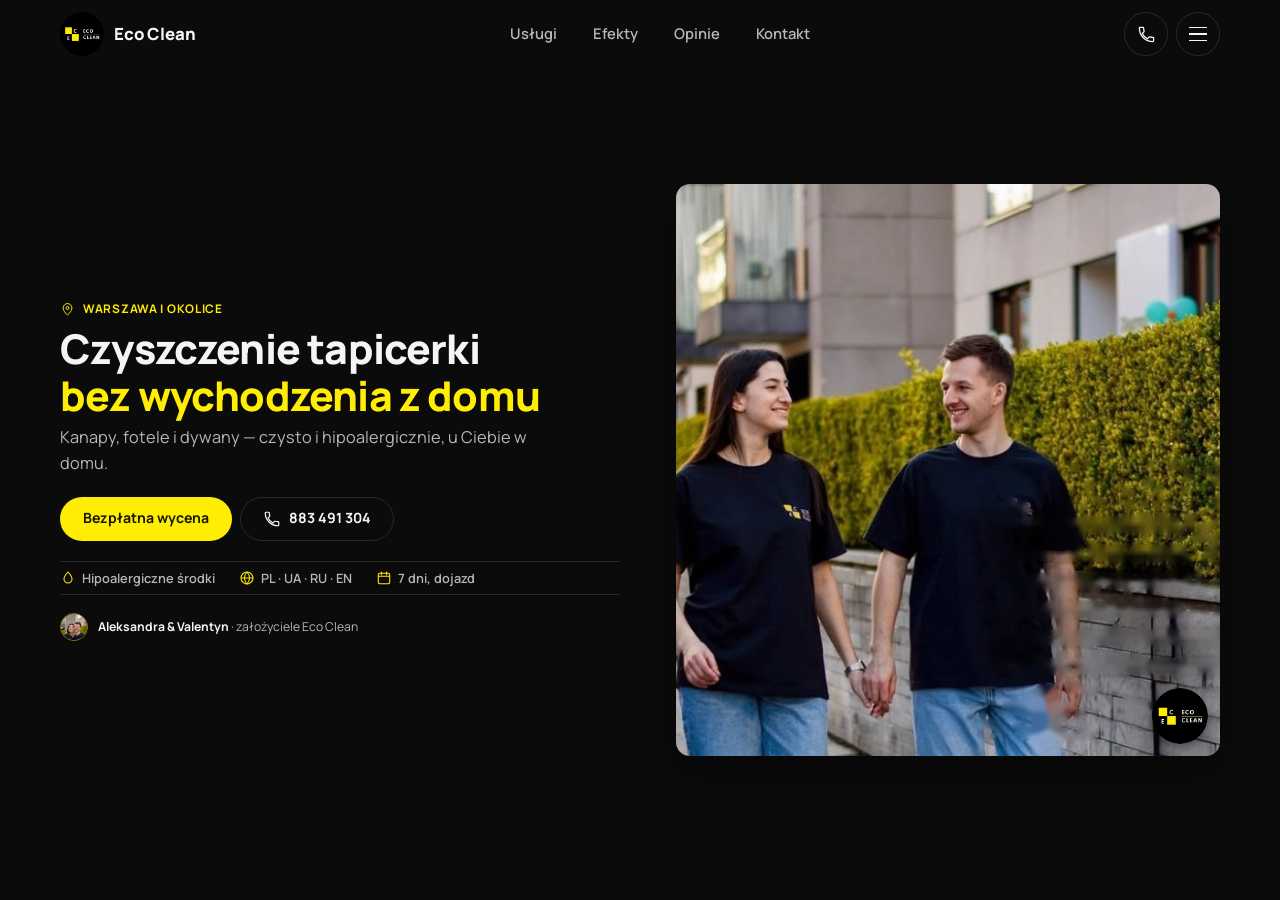
<file: ecoclean/index.html>
<!DOCTYPE html>
<html lang="pl">
<head>
  <meta charset="UTF-8" />
  <meta name="viewport" content="width=device-width, initial-scale=1.0" />
  <meta name="description" content="Eco Clean – mobilne, profesjonalne czyszczenie tapicerki i mebli w Warszawie. Hipoalergiczne środki, dojazd do klienta, efekt widoczny od razu." />
  <title>Eco Clean – Mobilne czyszczenie tapicerki | Warszawa</title>
  <link rel="icon" href="img/eco-logo.png" type="image/png" />
  <link rel="preconnect" href="https://fonts.googleapis.com" />
  <link rel="preconnect" href="https://fonts.gstatic.com" crossorigin />
  <link rel="stylesheet" href="https://fonts.googleapis.com/css2?family=Manrope:wght@400;500;600;700;800&display=swap" />
  <link rel="stylesheet" href="css/style.css" />
</head>
<body>
  <a href="#top-content" class="skip-link">Przejdź do treści</a>

  <header class="site-header" id="siteHeader">
    <div class="wrap header-inner">
      <a href="#top" class="brand">
        <img src="img/eco-logo.png" width="44" height="44" alt="" class="brand-mark" />
        <span class="brand-name">Eco Clean</span>
      </a>

      <nav class="nav" aria-label="Główna nawigacja">
        <a href="#uslugi">Usługi</a>
        <a href="#efekty">Efekty</a>
        <a href="#opinie">Opinie</a>
        <a href="#kontakt">Kontakt</a>
      </nav>

      <div class="header-actions">
        <a href="tel:+48883491304" class="icon-btn" aria-label="Zadzwoń: 883 491 304">
          <svg viewBox="0 0 24 24" fill="none" aria-hidden="true"><path d="M6.6 10.8c1.4 2.8 3.8 5.2 6.6 6.6l2.2-2.2c.3-.3.7-.4 1-.2 1.1.4 2.3.6 3.6.6.6 0 1 .4 1 1V20c0 .6-.4 1-1 1C10.6 21 3 13.4 3 4c0-.6.4-1 1-1h3.4c.6 0 1 .4 1 1 0 1.3.2 2.5.6 3.6.1.4 0 .8-.2 1L6.6 10.8Z" stroke="currentColor" stroke-width="1.6" stroke-linejoin="round"/></svg>
        </a>
        <button class="burger" id="burgerBtn" aria-label="Otwórz menu" aria-expanded="false" aria-controls="mobileNav">
          <span></span><span></span><span></span>
        </button>
      </div>
    </div>

    <div class="mobile-nav" id="mobileNav">
      <a href="#uslugi">Usługi</a>
      <a href="#efekty">Efekty</a>
      <a href="#opinie">Opinie</a>
      <a href="#kontakt">Kontakt</a>
      <a href="tel:+48883491304" class="mobile-nav-phone">883 491 304</a>
    </div>
  </header>

  <main id="top-content">
    <section class="hero" id="top" aria-labelledby="hero-heading">
      <div class="wrap hero-grid">

        <figure class="hero-photo-card rv">
          <img src="img/couple-walking.jpg" alt="Aleksandra i Valentyn, zespół Eco Clean, w markowych koszulkach na osiedlu w Warszawie" width="700" height="625" fetchpriority="high" decoding="async" />
          <img src="img/eco-logo.png" alt="" class="hero-photo-badge" width="48" height="48" />
        </figure>

        <div class="hero-content">
          <p class="eyebrow rv">
            <svg viewBox="0 0 24 24" fill="none" aria-hidden="true"><path d="M12 21s7-6.1 7-11.5A7 7 0 0 0 5 9.5C5 14.9 12 21 12 21Z" stroke="currentColor" stroke-width="1.6" stroke-linejoin="round"/><circle cx="12" cy="9.5" r="2.4" stroke="currentColor" stroke-width="1.6"/></svg>
            Warszawa i okolice
          </p>

          <h1 id="hero-heading" class="rv rv-delay-1">
            Czyszczenie tapicerki
            <span class="accent">bez wychodzenia z domu</span>
          </h1>

          <p class="lead rv rv-delay-2">
            Kanapy, fotele i dywany — czysto i hipoalergicznie, u Ciebie w domu.
          </p>

          <div class="cta-row rv rv-delay-3">
            <a href="#kontakt" class="btn btn-primary">Bezpłatna wycena</a>
            <a href="tel:+48883491304" class="btn btn-ghost">
              <svg viewBox="0 0 24 24" fill="none" aria-hidden="true"><path d="M6.6 10.8c1.4 2.8 3.8 5.2 6.6 6.6l2.2-2.2c.3-.3.7-.4 1-.2 1.1.4 2.3.6 3.6.6.6 0 1 .4 1 1V20c0 .6-.4 1-1 1C10.6 21 3 13.4 3 4c0-.6.4-1 1-1h3.4c.6 0 1 .4 1 1 0 1.3.2 2.5.6 3.6.1.4 0 .8-.2 1L6.6 10.8Z" stroke="currentColor" stroke-width="1.6" stroke-linejoin="round"/></svg>
              883 491 304
            </a>
          </div>

          <ul class="trust-row rv rv-delay-3">
            <li>
              <svg viewBox="0 0 24 24" fill="none" aria-hidden="true"><path d="M12 3s6 6.2 6 10.5a6 6 0 1 1-12 0C6 9.2 12 3 12 3Z" stroke="currentColor" stroke-width="1.6" stroke-linejoin="round"/></svg>
              Hipoalergiczne środki
            </li>
            <li>
              <svg viewBox="0 0 24 24" fill="none" aria-hidden="true"><circle cx="12" cy="12" r="9" stroke="currentColor" stroke-width="1.6"/><path d="M3 12h18M12 3c2.5 2.6 3.8 5.7 3.8 9s-1.3 6.4-3.8 9c-2.5-2.6-3.8-5.7-3.8-9S9.5 5.6 12 3Z" stroke="currentColor" stroke-width="1.6"/></svg>
              PL · UA · RU · EN
            </li>
            <li>
              <svg viewBox="0 0 24 24" fill="none" aria-hidden="true"><rect x="3.5" y="5" width="17" height="15.5" rx="2" stroke="currentColor" stroke-width="1.6"/><path d="M3.5 9.5h17M8 3v4M16 3v4" stroke="currentColor" stroke-width="1.6" stroke-linecap="round"/></svg>
              7 dni, dojazd
            </li>
          </ul>

          <div class="founder-row rv rv-delay-3">
            <img src="img/couple-embrace.jpg" alt="" width="32" height="32" loading="lazy" />
            <span><strong>Aleksandra &amp; Valentyn</strong> · założyciele Eco Clean</span>
          </div>
        </div>

      </div>
    </section>
  </main>

  <script src="js/main.js"></script>
</body>
</html>
</file>
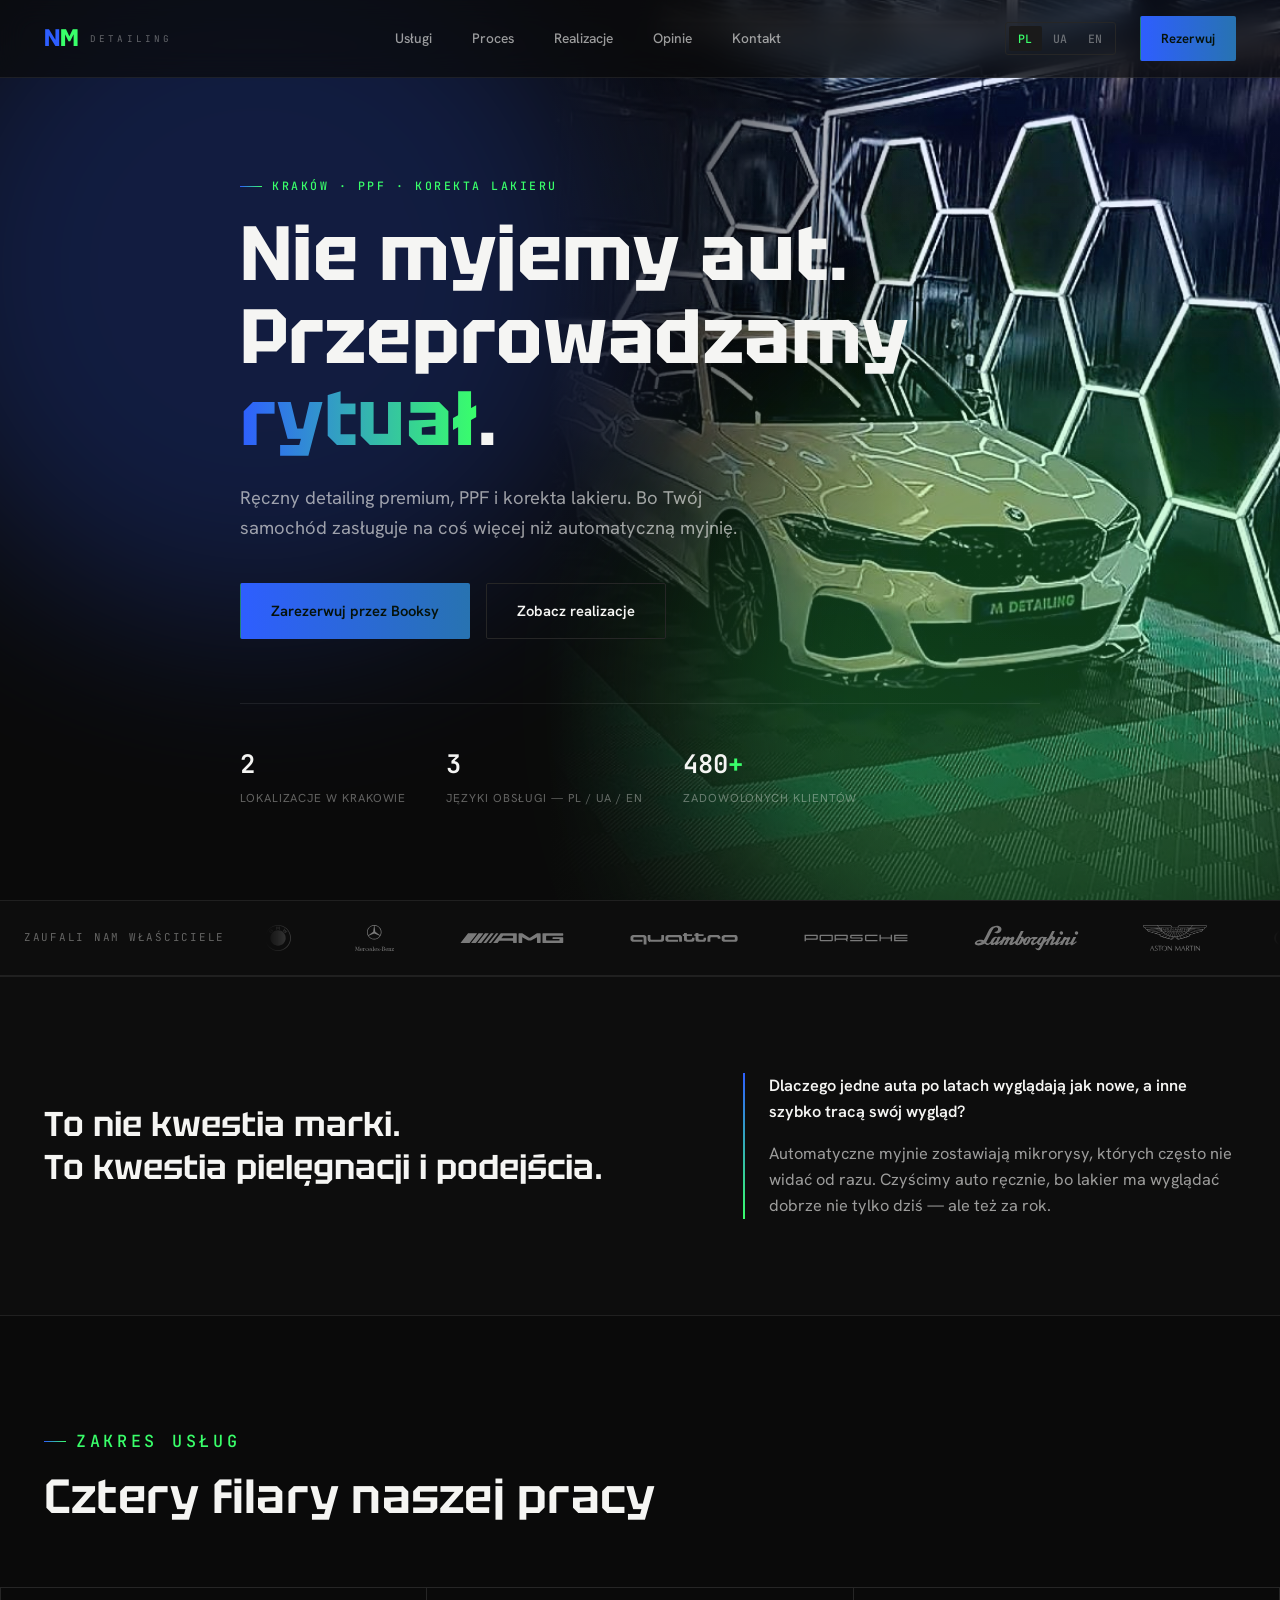
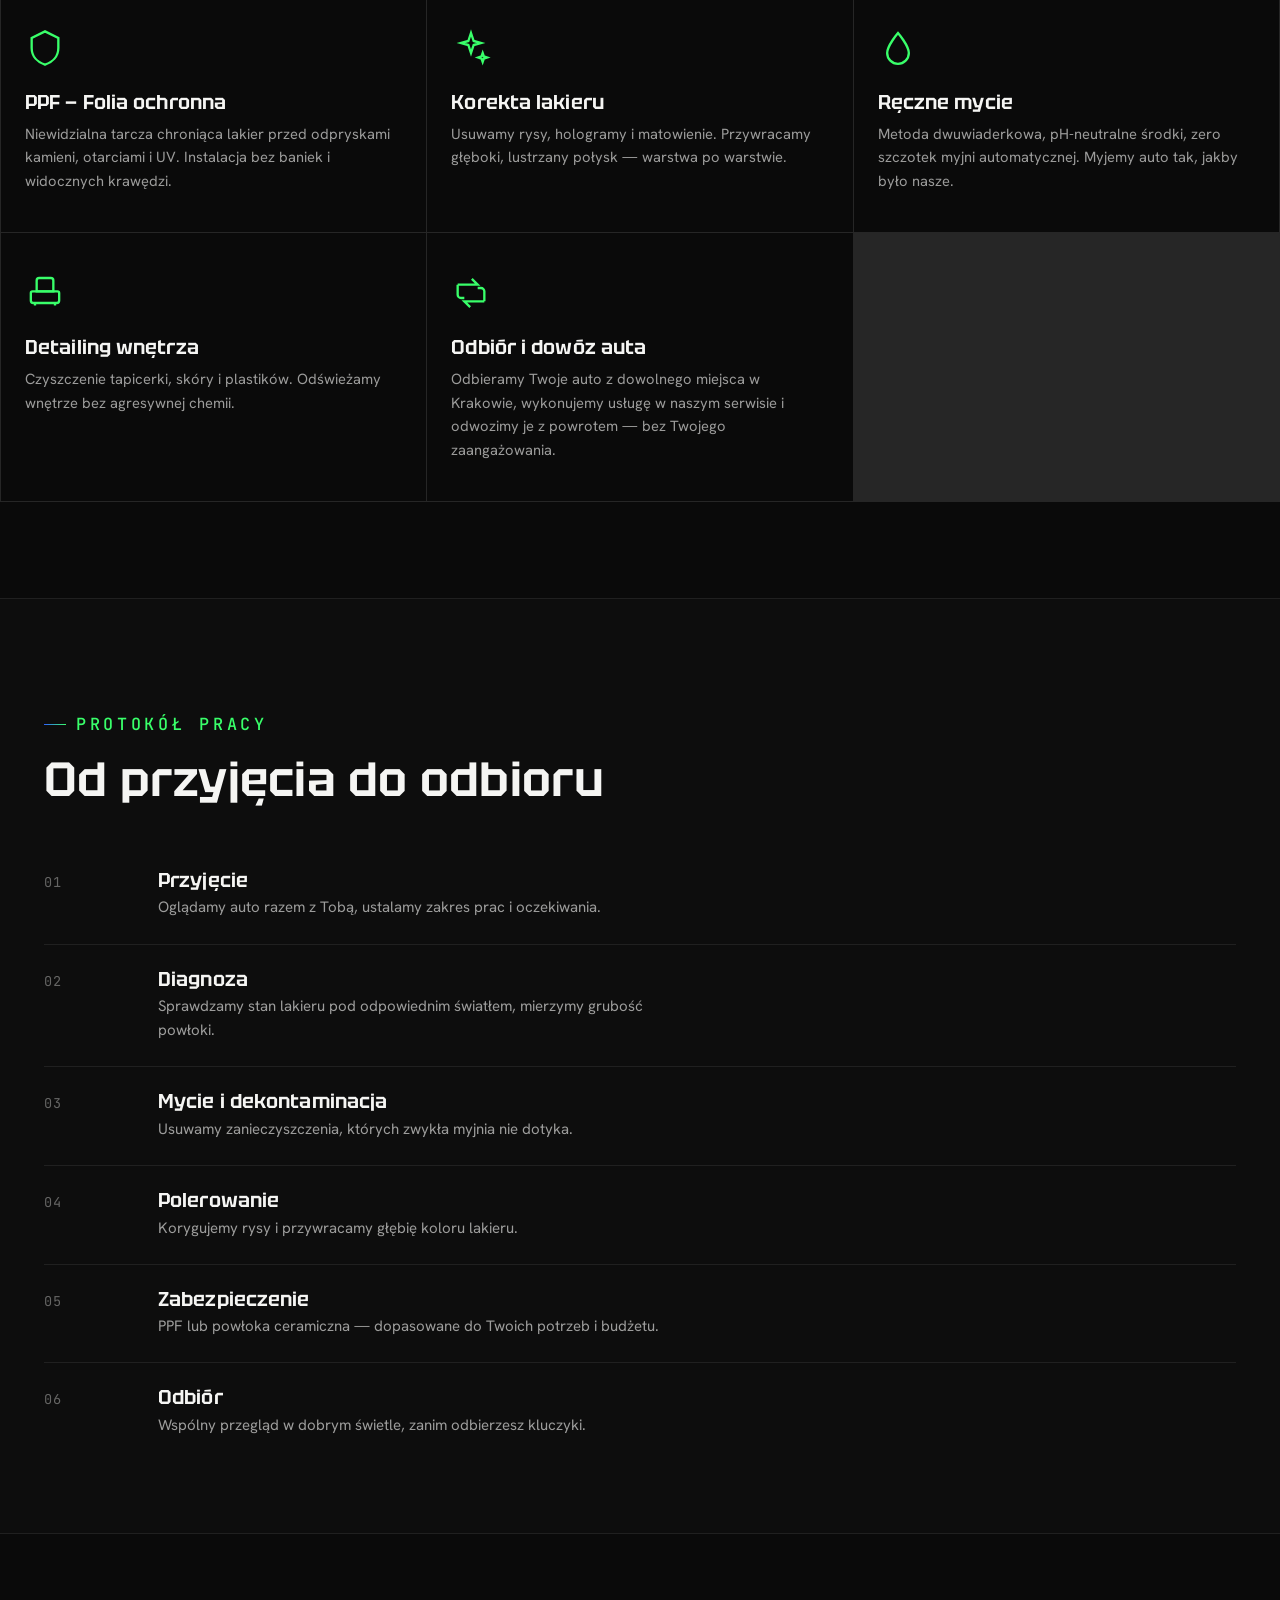
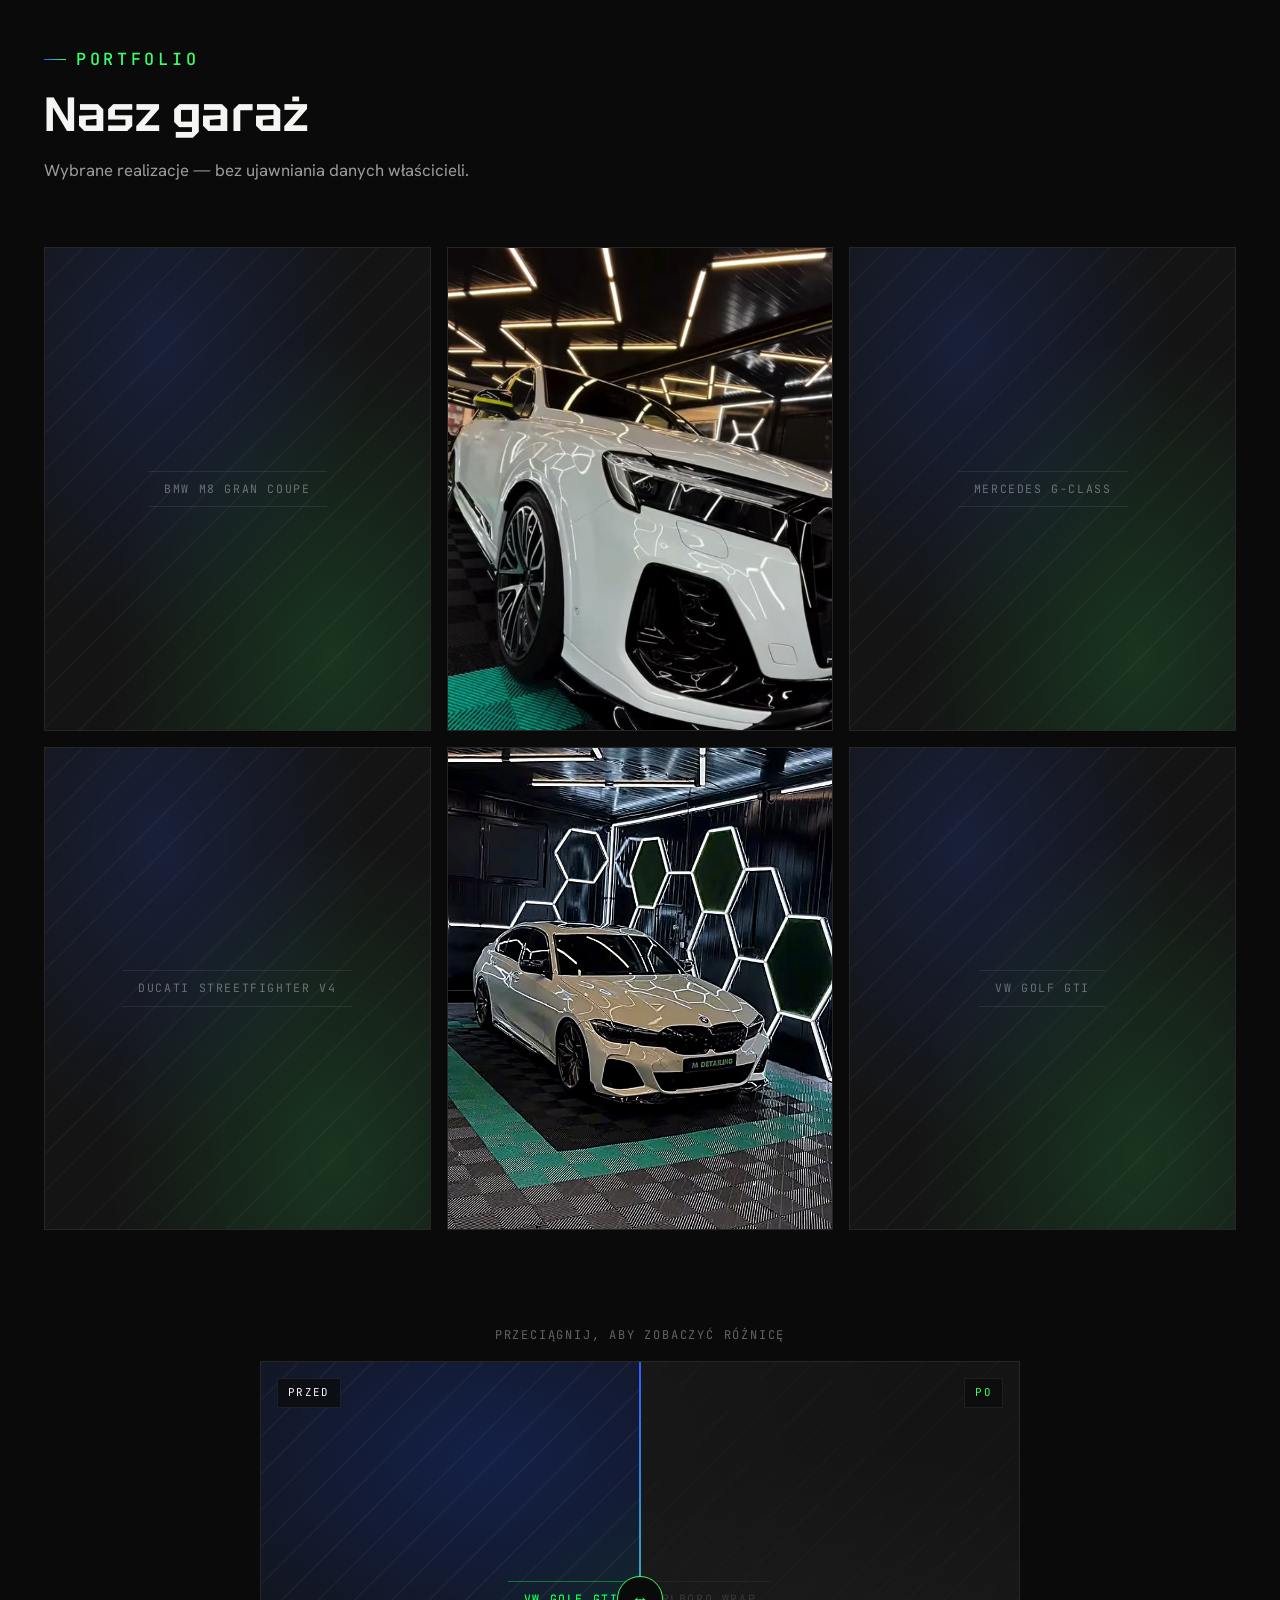
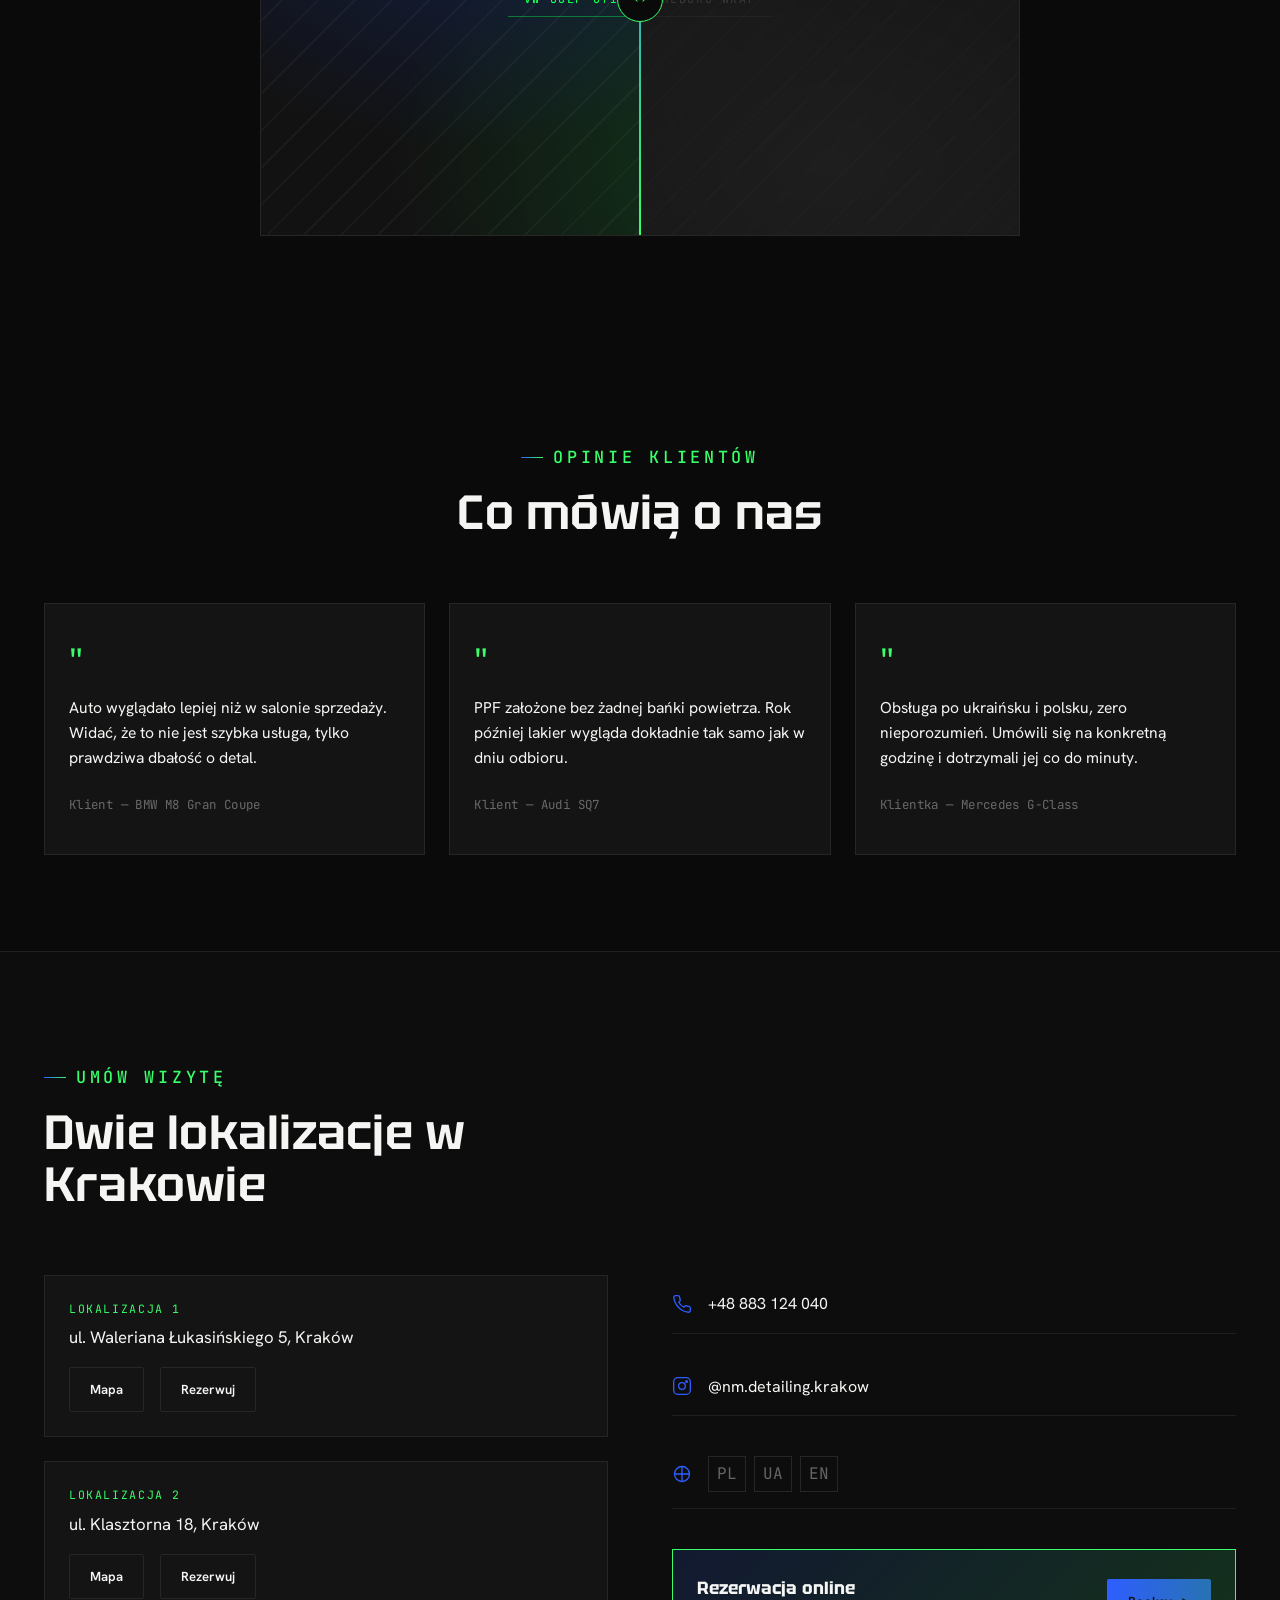
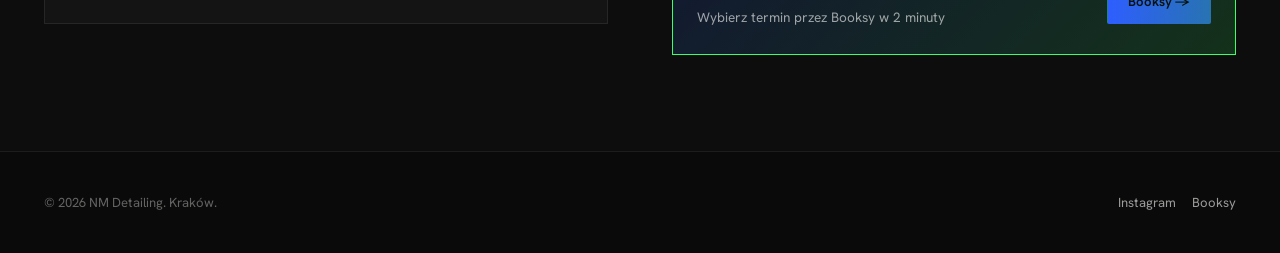
<file: nm-detailing/index.html>
<!DOCTYPE html>
<html lang="pl">
<head>
<meta charset="UTF-8" />
<meta name="viewport" content="width=device-width, initial-scale=1.0" />
<meta name="description" content="NM Detailing – ręczny detailing premium w Krakowie. PPF, korekta lakieru, powłoki ceramiczne. Obsługa PL / UA / EN." />
<meta name="theme-color" content="#0a0a0a" />
<title>NM Detailing — Ręczny Detailing Premium | Kraków</title>
<link rel="icon" href="img/favicon.svg" type="image/svg+xml" />
<link rel="stylesheet" href="css/style.css" />

<script type="application/ld+json">
{
  "@context": "https://schema.org",
  "@type": "AutoRepair",
  "name": "NM Detailing",
  "image": "",
  "telephone": "+48883124040",
  "areaServed": "Kraków",
  "address": [
    { "@type": "PostalAddress", "streetAddress": "ul. Waleriana Łukasińskiego 5", "addressLocality": "Kraków", "addressCountry": "PL" },
    { "@type": "PostalAddress", "streetAddress": "ul. Klasztorna 18", "addressLocality": "Kraków", "addressCountry": "PL" }
  ],
  "sameAs": ["https://instagram.com/nm.detailing.krakow"]
}
</script>
</head>
<body>

<!-- ============================================================
     HEADER
============================================================ -->
<header>
  <div class="container nav-inner">
    <a href="#hero" class="logo" aria-label="NM Detailing">
      <span class="logo-mark"><span class="n">N</span><span class="m">M</span></span>
      <span class="logo-sub" data-i18n="nav.tagline">DETAILING</span>
    </a>

    <nav class="nav-links" aria-label="Główna nawigacja">
      <a href="#services" data-i18n="nav.services">Usługi</a>
      <a href="#process" data-i18n="nav.process">Proces</a>
      <a href="#garage" data-i18n="nav.garage">Realizacje</a>
      <a href="#reviews" data-i18n="nav.reviews">Opinie</a>
      <a href="#contact" data-i18n="nav.contact">Kontakt</a>
    </nav>

    <div class="nav-right">
      <div class="lang-switch" role="group" aria-label="Wybór języka">
        <button type="button" data-lang="pl" class="active">PL</button>
        <button type="button" data-lang="ua">UA</button>
        <button type="button" data-lang="en">EN</button>
      </div>
      <a href="https://booksy.com/pl-pl/dl/show-business/327889" target="_blank" rel="noopener" class="btn btn-primary btn-sm" data-i18n="nav.cta">Rezerwuj</a>
      <button class="burger" id="burgerBtn" aria-label="Menu" aria-expanded="false" aria-controls="mobileMenu">
        <span></span><span></span><span></span>
      </button>
    </div>
  </div>
</header>

<div class="mobile-menu" id="mobileMenu">
  <nav aria-label="Nawigacja mobilna">
    <a href="#services" data-i18n="nav.services">Usługi</a>
    <a href="#process" data-i18n="nav.process">Proces</a>
    <a href="#garage" data-i18n="nav.garage">Realizacje</a>
    <a href="#reviews" data-i18n="nav.reviews">Opinie</a>
    <a href="#contact" data-i18n="nav.contact">Kontakt</a>
  </nav>
  <div class="mobile-menu-foot">
    <a href="https://booksy.com/pl-pl/dl/show-business/327889" target="_blank" rel="noopener" class="btn btn-primary" data-i18n="nav.cta">Rezerwuj</a>
  </div>
</div>

<!-- ============================================================
     HERO
============================================================ -->
<section id="hero" aria-labelledby="hero-heading">
  <div class="hero-photo" aria-hidden="true">
    <img src="img/hero/bmw-hexwall.jpg" alt="" />
    <div class="hero-photo-overlay"></div>
  </div>
  <div class="hex-field" aria-hidden="true">
    <div class="hex-glow blue"></div>
    <div class="hex-glow green"></div>
  </div>
  <div class="container">
    <div class="hero-content">
      <p class="eyebrow rv" data-i18n="hero.eyebrow">Kraków · PPF · Korekta lakieru</p>
      <h1 id="hero-heading" class="rv rv-d1" data-i18n="hero.title">Nie myjemy aut.<br>Przeprowadzamy <span class="grad-text">rytuał</span>.</h1>
      <p class="lede rv rv-d2" data-i18n="hero.lede">Ręczny detailing premium, PPF i korekta lakieru. Bo Twój samochód zasługuje na coś więcej niż automatyczną myjnię.</p>
      <div class="hero-cta rv rv-d3">
        <a href="https://booksy.com/pl-pl/dl/show-business/327889" target="_blank" rel="noopener" class="btn btn-primary" data-i18n="hero.ctaPrimary">Zarezerwuj przez Booksy</a>
        <a href="#garage" class="btn btn-outline" data-i18n="hero.ctaSecondary">Zobacz realizacje</a>
      </div>
      <div class="hero-stats rv rv-d3">
        <div class="hero-stat">
          <div class="num">2</div>
          <div class="label" data-i18n="hero.stat1">Lokalizacje w Krakowie</div>
        </div>
        <div class="hero-stat">
          <div class="num">3</div>
          <div class="label" data-i18n="hero.stat2">Języki obsługi — PL / UA / EN</div>
        </div>
        <div class="hero-stat">
          <div class="num">480<span class="accent">+</span></div>
          <div class="label" data-i18n="hero.stat3">Obserwujących na Instagramie</div>
        </div>
      </div>
    </div>
  </div>
</section>

<!-- ============================================================
     BRAND MARQUEE — trust strip, not a counted section
============================================================ -->
<div class="brand-marquee" aria-label="Marki, z którymi pracujemy">
  <div class="marquee-label" data-i18n="marquee.label">Zaufali nam właściciele</div>
  <div class="marquee-track">
    <div class="marquee-group">
      <img src="img/brands/bmw.svg" alt="BMW" />
      <img src="img/brands/mercedes-benz.svg" alt="Mercedes-Benz" />
      <img src="img/brands/amg.svg" alt="AMG" />
      <img src="img/brands/audi-quattro.svg" alt="Audi Quattro" />
      <img src="img/brands/porsche.svg" alt="Porsche" />
      <img src="img/brands/lamborghini.svg" alt="Lamborghini" />
      <img src="img/brands/aston-martin.svg" alt="Aston Martin" />
      <img src="img/brands/lexus.svg" alt="Lexus" />
      <img src="img/brands/cupra.svg" alt="Cupra" />
    </div>
    <div class="marquee-group" aria-hidden="true">
      <img src="img/brands/bmw.svg" alt="" />
      <img src="img/brands/mercedes-benz.svg" alt="" />
      <img src="img/brands/amg.svg" alt="" />
      <img src="img/brands/audi-quattro.svg" alt="" />
      <img src="img/brands/porsche.svg" alt="" />
      <img src="img/brands/lamborghini.svg" alt="" />
      <img src="img/brands/aston-martin.svg" alt="" />
      <img src="img/brands/lexus.svg" alt="" />
      <img src="img/brands/cupra.svg" alt="" />
    </div>
  </div>
</div>

<!-- ============================================================
     INSIGHT
============================================================ -->
<section id="insight" aria-labelledby="insight-heading">
  <div class="container">
    <div class="insight-grid">
      <p id="insight-heading" class="insight-quote rv" data-i18n="insight.quote">To nie kwestia marki.<br>To kwestia pielęgnacji i podejścia.</p>
      <div class="insight-support rv rv-d1">
        <p data-i18n="insight.question"><strong>Dlaczego jedne auta po latach wyglądają jak nowe, a inne szybko tracą swój wygląd?</strong></p>
        <p data-i18n="insight.answer">Automatyczne myjnie zostawiają mikrorysy, których często nie widać od razu. Czyścimy auto ręcznie, bo lakier ma wyglądać dobrze nie tylko dziś — ale też za rok.</p>
      </div>
    </div>
  </div>
</section>

<!-- ============================================================
     SERVICES
============================================================ -->
<section id="services" aria-labelledby="services-heading">
  <div class="container">
    <div class="section-head rv">
      <p class="eyebrow" data-i18n="services.eyebrow">Zakres usług</p>
      <h2 id="services-heading" data-i18n="services.title">Cztery filary naszej pracy</h2>
    </div>
  </div>
  <div class="services-grid">
    <div class="service-card rv">
      <div class="service-icon" aria-hidden="true">
        <svg viewBox="0 0 24 24" fill="none" stroke="currentColor" stroke-width="1.4"><path d="M12 2l8 4v6c0 5-3.5 8.5-8 10-4.5-1.5-8-5-8-10V6l8-4z"/></svg>
      </div>
      <h3 data-i18n="services.ppf.title">PPF — Folia ochronna</h3>
      <p data-i18n="services.ppf.desc">Niewidzialna tarcza chroniąca lakier przed odpryskami kamieni, otarciami i UV. Instalacja bez baniek i widocznych krawędzi.</p>
    </div>
    <div class="service-card rv rv-d1">
      <div class="service-icon" aria-hidden="true">
        <svg viewBox="0 0 24 24" fill="none" stroke="currentColor" stroke-width="1.4"><path d="M12 3l1.6 4.8L18 9l-4.4 1.2L12 15l-1.6-4.8L6 9l4.4-1.2L12 3z"/><path d="M19 15l.7 2 2 .7-2 .7-.7 2-.7-2-2-.7 2-.7.7-2z"/></svg>
      </div>
      <h3 data-i18n="services.korekta.title">Korekta lakieru</h3>
      <p data-i18n="services.korekta.desc">Usuwamy rysy, hologramy i matowienie. Przywracamy głęboki, lustrzany połysk — warstwa po warstwie.</p>
    </div>
    <div class="service-card rv rv-d2">
      <div class="service-icon" aria-hidden="true">
        <svg viewBox="0 0 24 24" fill="none" stroke="currentColor" stroke-width="1.4"><path d="M12 3c0 0-6.5 7.6-6.5 12A6.5 6.5 0 0012 21.5a6.5 6.5 0 006.5-6.5C18.5 10.6 12 3 12 3z"/></svg>
      </div>
      <h3 data-i18n="services.mycie.title">Ręczne mycie</h3>
      <p data-i18n="services.mycie.desc">Metoda dwuwiaderkowa, pH-neutralne środki, zero szczotek myjni automatycznej. Myjemy auto tak, jakby było nasze.</p>
    </div>
    <div class="service-card rv rv-d3">
      <div class="service-icon" aria-hidden="true">
        <svg viewBox="0 0 24 24" fill="none" stroke="currentColor" stroke-width="1.4"><path d="M7 4.5A1.5 1.5 0 018.5 3h7A1.5 1.5 0 0117 4.5V11H7V4.5z"/><path d="M4.5 11h15a1 1 0 011 1v4.5a1.5 1.5 0 01-1.5 1.5h-14A1.5 1.5 0 013.5 16.5V12a1 1 0 011-1z"/><path d="M6 18v1.5M18 18v1.5"/></svg>
      </div>
      <h3 data-i18n="services.wnetrze.title">Detailing wnętrza</h3>
      <p data-i18n="services.wnetrze.desc">Czyszczenie tapicerki, skóry i plastików. Odświeżamy wnętrze bez agresywnej chemii.</p>
    </div>
    <div class="service-card rv">
      <div class="service-icon" aria-hidden="true">
        <svg viewBox="0 0 24 24" fill="none" stroke="currentColor" stroke-width="1.4"><path d="M4 7h12l-3.5-3.5M20 17H8l3.5 3.5"/><path d="M4 7v6a2 2 0 002 2h2M20 17v-6a2 2 0 00-2-2h-2"/></svg>
      </div>
      <h3 data-i18n="services.doortodoor.title">Odbiór i dowóz auta</h3>
      <p data-i18n="services.doortodoor.desc">Odbieramy Twoje auto z dowolnego miejsca w Krakowie, wykonujemy usługę w naszym serwisie i odwozimy je z powrotem — bez Twojego zaangażowania.</p>
    </div>
  </div>
</section>

<!-- ============================================================
     PROCESS
============================================================ -->
<section id="process" aria-labelledby="process-heading">
  <div class="container">
    <div class="section-head rv">
      <p class="eyebrow" data-i18n="process.eyebrow">Protokół pracy</p>
      <h2 id="process-heading" data-i18n="process.title">Od przyjęcia do odbioru</h2>
    </div>
    <div class="process-rail rv rv-d1">
      <div class="process-list">
        <div class="process-step">
          <div class="process-num">01</div>
          <div class="process-body">
            <h3 data-i18n="process.s1.title">Przyjęcie</h3>
            <p data-i18n="process.s1.desc">Oglądamy auto razem z Tobą, ustalamy zakres prac i oczekiwania.</p>
          </div>
        </div>
        <div class="process-step">
          <div class="process-num">02</div>
          <div class="process-body">
            <h3 data-i18n="process.s2.title">Diagnoza</h3>
            <p data-i18n="process.s2.desc">Sprawdzamy stan lakieru pod odpowiednim światłem, mierzymy grubość powłoki.</p>
          </div>
        </div>
        <div class="process-step">
          <div class="process-num">03</div>
          <div class="process-body">
            <h3 data-i18n="process.s3.title">Mycie i dekontaminacja</h3>
            <p data-i18n="process.s3.desc">Usuwamy zanieczyszczenia, których zwykła myjnia nie dotyka.</p>
          </div>
        </div>
        <div class="process-step">
          <div class="process-num">04</div>
          <div class="process-body">
            <h3 data-i18n="process.s4.title">Polerowanie</h3>
            <p data-i18n="process.s4.desc">Korygujemy rysy i przywracamy głębię koloru lakieru.</p>
          </div>
        </div>
        <div class="process-step">
          <div class="process-num">05</div>
          <div class="process-body">
            <h3 data-i18n="process.s5.title">Zabezpieczenie</h3>
            <p data-i18n="process.s5.desc">PPF lub powłoka ceramiczna — dopasowane do Twoich potrzeb i budżetu.</p>
          </div>
        </div>
        <div class="process-step">
          <div class="process-num">06</div>
          <div class="process-body">
            <h3 data-i18n="process.s6.title">Odbiór</h3>
            <p data-i18n="process.s6.desc">Wspólny przegląd w dobrym świetle, zanim odbierzesz kluczyki.</p>
          </div>
        </div>
      </div>
    </div>
  </div>
</section>

<!-- ============================================================
     GARAGE — gallery + before/after
============================================================ -->
<section id="garage" aria-labelledby="garage-heading">
  <div class="container">
    <div class="section-head rv">
      <p class="eyebrow" data-i18n="garage.eyebrow">Portfolio</p>
      <h2 id="garage-heading" data-i18n="garage.title">Nasz garaż</h2>
      <p data-i18n="garage.sub">Wybrane realizacje — bez ujawniania danych właścicieli.</p>
    </div>

    <div class="garage-grid">
      <figure class="garage-item rv ph" data-car="BMW M8 Gran Coupe"></figure>
      <figure class="garage-item rv rv-d1">
        <img src="img/hero/audi-hexwall.jpg" alt="Audi — detailing NM Detailing Kraków" loading="lazy" />
        <div class="garage-caption">Audi</div>
      </figure>
      <figure class="garage-item rv rv-d2 ph" data-car="Mercedes G-Class"></figure>
      <figure class="garage-item rv ph" data-car="Ducati Streetfighter V4"></figure>
      <figure class="garage-item rv rv-d1">
        <img src="img/hero/bmw-hexwall.jpg" alt="BMW 3-Series — detailing NM Detailing Kraków" loading="lazy" style="object-position: 50% 62%;" />
        <div class="garage-caption">BMW 3-Series</div>
      </figure>
      <figure class="garage-item rv rv-d2 ph" data-car="VW Golf GTI"></figure>
    </div>

    <div class="ba-wrap rv">
      <p class="ba-label" data-i18n="garage.baLabel">Przeciągnij, aby zobaczyć różnicę</p>
      <div class="ba-slider" id="baSlider">
        <div class="ba-tag before-tag" data-i18n="garage.before">PRZED</div>
        <div class="ba-tag after-tag" data-i18n="garage.after">PO</div>
        <div class="ba-before ph-car dirty" data-car="VW Golf GTI — Marlboro wrap"></div>
        <div class="ba-after-wrap">
          <div class="ph-car clean" data-car="VW Golf GTI — Marlboro wrap"></div>
        </div>
        <div class="ba-handle" id="baHandle"></div>
      </div>
    </div>
  </div>
</section>

<!-- ============================================================
     REVIEWS
============================================================ -->
<section id="reviews" aria-labelledby="reviews-heading">
  <div class="container">
    <div class="section-head center rv">
      <p class="eyebrow" data-i18n="reviews.eyebrow">Opinie klientów</p>
      <h2 id="reviews-heading" data-i18n="reviews.title">Co mówią o nas</h2>
    </div>
    <div class="reviews-grid">
      <div class="review-card rv">
        <div class="review-mark" aria-hidden="true">"</div>
        <p class="review-text" data-i18n="reviews.r1.text">Auto wyglądało lepiej niż w salonie sprzedaży. Widać, że to nie jest szybka usługa, tylko prawdziwa dbałość o detal.</p>
        <p class="review-author" data-i18n="reviews.r1.author">Klient — BMW M8 Gran Coupe</p>
      </div>
      <div class="review-card rv rv-d1">
        <div class="review-mark" aria-hidden="true">"</div>
        <p class="review-text" data-i18n="reviews.r2.text">PPF założone bez żadnej bańki powietrza. Rok później lakier wygląda dokładnie tak samo jak w dniu odbioru.</p>
        <p class="review-author" data-i18n="reviews.r2.author">Klient — Audi SQ7</p>
      </div>
      <div class="review-card rv rv-d2">
        <div class="review-mark" aria-hidden="true">"</div>
        <p class="review-text" data-i18n="reviews.r3.text">Obsługa po ukraińsku i polsku, zero nieporozumień. Umówili się na konkretną godzinę i dotrzymali jej co do minuty.</p>
        <p class="review-author" data-i18n="reviews.r3.author">Klientka — Mercedes G-Class</p>
      </div>
    </div>
  </div>
</section>

<!-- ============================================================
     LOCATIONS + CONTACT
============================================================ -->
<section id="contact" aria-labelledby="contact-heading">
  <div class="container">
    <div class="section-head rv">
      <p class="eyebrow" data-i18n="contact.eyebrow">Umów wizytę</p>
      <h2 id="contact-heading" data-i18n="contact.title">Dwie lokalizacje w Krakowie</h2>
    </div>

    <div class="contact-layout">
      <div class="locations rv">
        <div class="location-card">
          <p class="loc-name" data-i18n="contact.loc1Name">Lokalizacja 1</p>
          <address>ul. Waleriana Łukasińskiego 5, Kraków</address>
          <div class="location-actions">
            <a class="btn btn-outline btn-sm" href="https://www.google.com/maps/search/?api=1&query=Waleriana+%C5%81ukasi%C5%84skiego+5+Krak%C3%B3w" target="_blank" rel="noopener" data-i18n="contact.mapBtn">Mapa</a>
            <a class="btn btn-outline btn-sm" href="https://booksy.com/pl-pl/dl/show-business/327889" target="_blank" rel="noopener" data-i18n="contact.bookBtn">Rezerwuj</a>
          </div>
        </div>
        <div class="location-card">
          <p class="loc-name" data-i18n="contact.loc2Name">Lokalizacja 2</p>
          <address>ul. Klasztorna 18, Kraków</address>
          <div class="location-actions">
            <a class="btn btn-outline btn-sm" href="https://www.google.com/maps/search/?api=1&query=Klasztorna+18+Krak%C3%B3w" target="_blank" rel="noopener" data-i18n="contact.mapBtn">Mapa</a>
            <a class="btn btn-outline btn-sm" href="https://booksy.com/pl-pl/dl/show-business/327889" target="_blank" rel="noopener" data-i18n="contact.bookBtn">Rezerwuj</a>
          </div>
        </div>
      </div>

      <div class="contact-panel rv rv-d1">
        <div class="contact-row">
          <svg class="ico" viewBox="0 0 24 24" fill="none" stroke="currentColor" stroke-width="1.6"><path d="M22 16.92v3a2 2 0 01-2.18 2 19.79 19.79 0 01-8.63-3.07 19.5 19.5 0 01-6-6 19.79 19.79 0 01-3.07-8.67A2 2 0 014.11 2h3a2 2 0 012 1.72c.127.96.362 1.903.7 2.81a2 2 0 01-.45 2.11L8.09 9.91a16 16 0 006 6l1.27-1.27a2 2 0 012.11-.45c.907.338 1.85.573 2.81.7A2 2 0 0122 16.92z"/></svg>
          <a href="tel:+48883124040">+48 883 124 040</a>
        </div>
        <div class="contact-row">
          <svg class="ico" viewBox="0 0 24 24" fill="none" stroke="currentColor" stroke-width="1.6"><rect x="2" y="2" width="20" height="20" rx="5"/><circle cx="12" cy="12" r="4"/><circle cx="17.5" cy="6.5" r="1"/></svg>
          <a href="https://instagram.com/nm.detailing.krakow" target="_blank" rel="noopener">@nm.detailing.krakow</a>
        </div>
        <div class="contact-row">
          <svg class="ico" viewBox="0 0 24 24" fill="none" stroke="currentColor" stroke-width="1.6"><circle cx="12" cy="12" r="9"/><path d="M12 3v18M3 12h18"/></svg>
          <div class="lang-flags">
            <span>PL</span><span>UA</span><span>EN</span>
          </div>
        </div>
        <div class="booksy-cta">
          <div>
            <strong data-i18n="contact.booksyTitle">Rezerwacja online</strong>
            <span data-i18n="contact.booksySub">Wybierz termin przez Booksy w 2 minuty</span>
          </div>
          <a href="https://booksy.com/pl-pl/dl/show-business/327889" target="_blank" rel="noopener" class="btn btn-primary btn-sm" data-i18n="contact.booksyBtn">Booksy →</a>
        </div>
      </div>
    </div>
  </div>
</section>

<!-- ============================================================
     FOOTER
============================================================ -->
<footer>
  <div class="container footer-inner">
    <p>&copy; 2026 NM Detailing. Kraków.</p>
    <div class="footer-social">
      <a href="https://instagram.com/nm.detailing.krakow" target="_blank" rel="noopener">Instagram</a>
      <a href="https://booksy.com/pl-pl/dl/show-business/327889" target="_blank" rel="noopener">Booksy</a>
    </div>
  </div>
</footer>

<script src="js/i18n.js"></script>
<script src="js/main.js"></script>
</body>
</html>
</file>
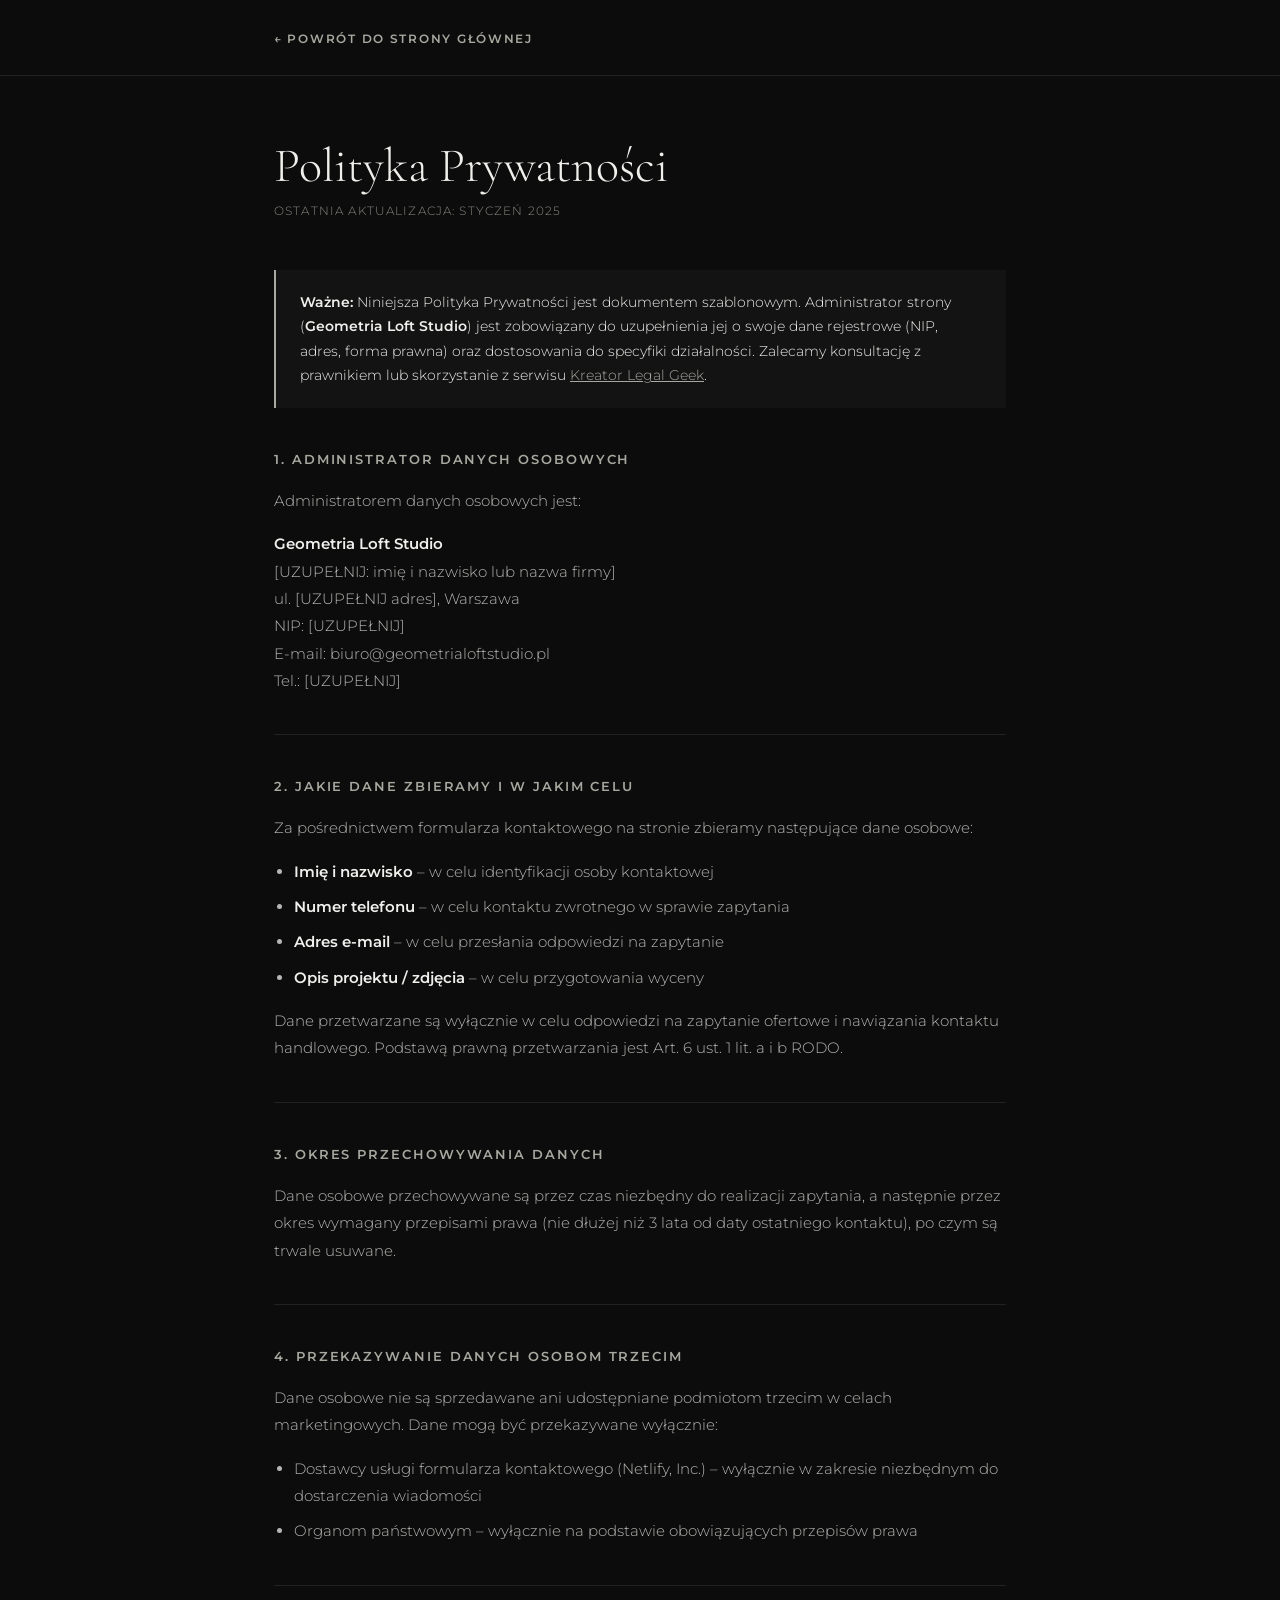
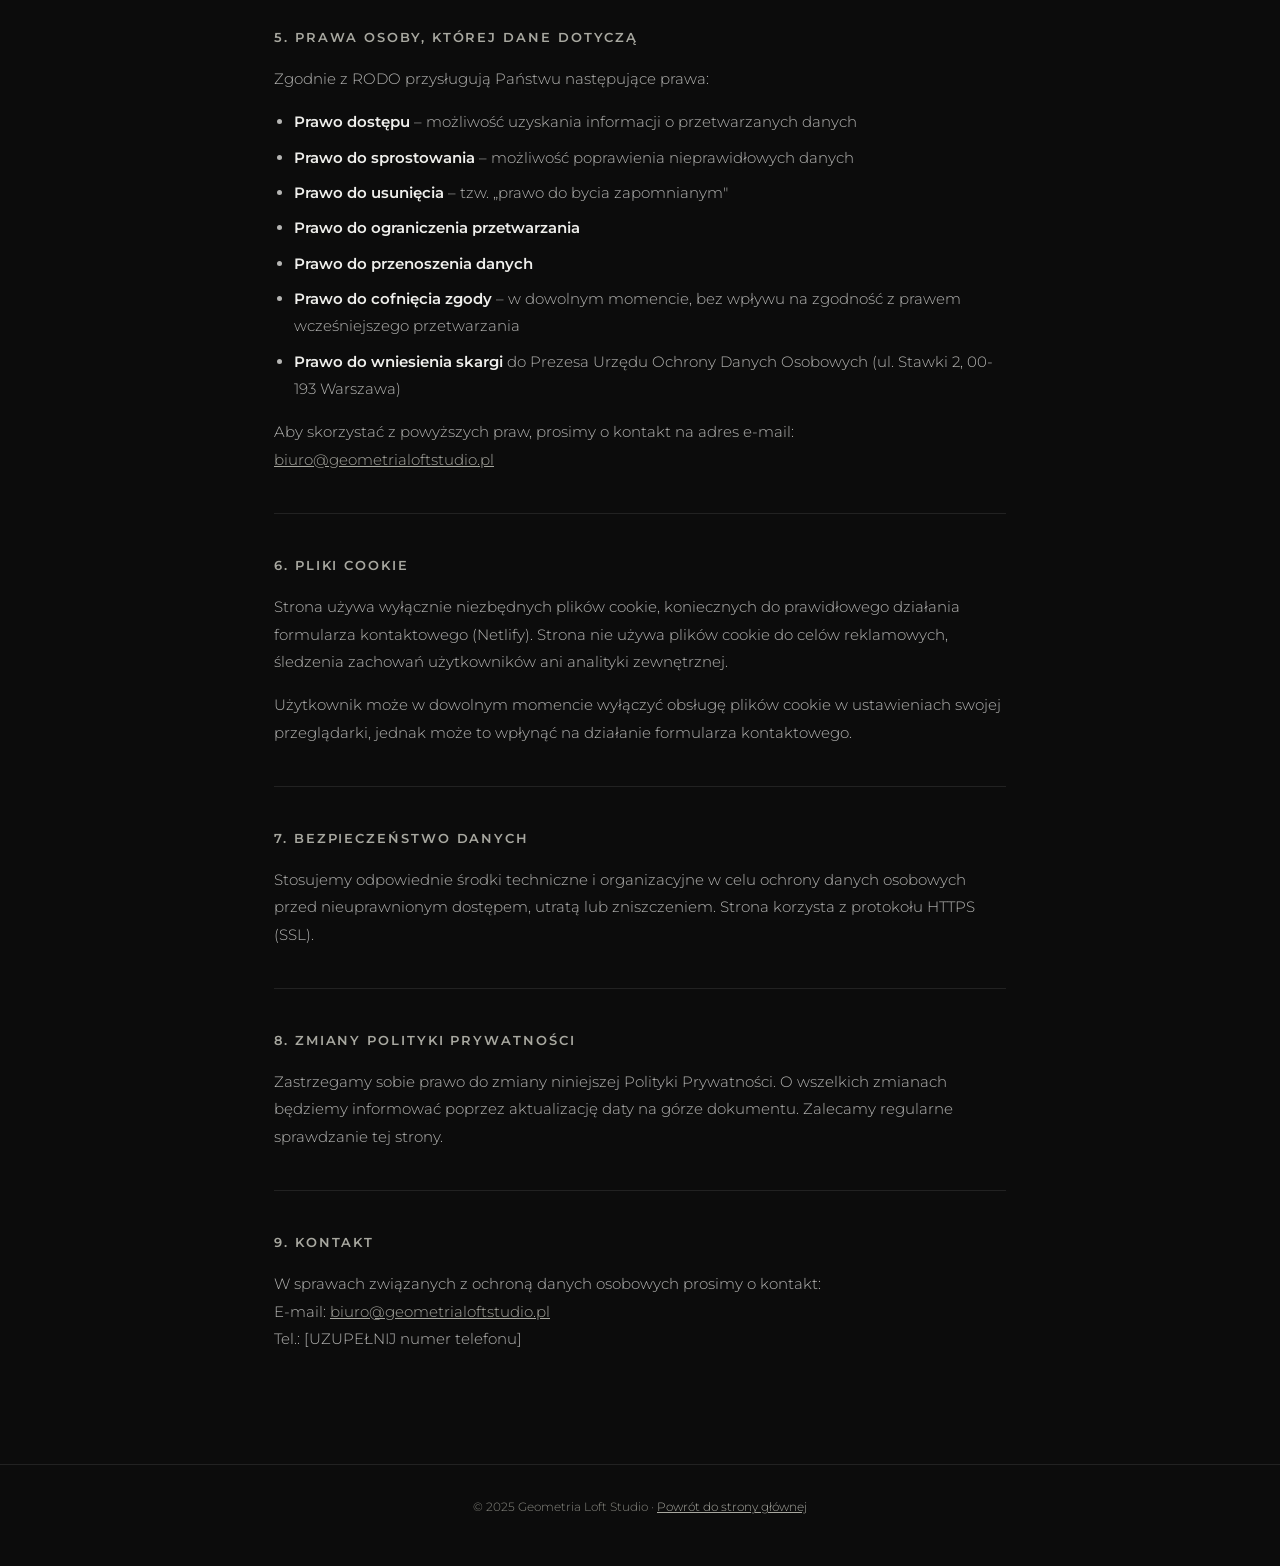
<file: polityka-prywatnosci.html>
<!DOCTYPE html>
<html lang="pl">
<head>
  <meta charset="UTF-8" />
  <meta name="viewport" content="width=device-width, initial-scale=1.0" />
  <meta name="robots" content="noindex, nofollow" />
  <title>Polityka Prywatności – Geometria Loft Studio</title>
  <link rel="preconnect" href="https://fonts.googleapis.com" />
  <link rel="preconnect" href="https://fonts.gstatic.com" crossorigin />
  <link href="https://fonts.googleapis.com/css2?family=Cormorant+Garamond:wght@300;400&family=Montserrat:wght@300;400;500;600&display=swap" rel="stylesheet" />
  <style>
    *, *::before, *::after { box-sizing: border-box; margin: 0; padding: 0; }
    :root {
      --bg: #0C0C0C;
      --surface: #131313;
      --border: #222222;
      --white: #EFEFEC;
      --muted: #888880;
      --bronze: #A8A8A0;
    }
    body {
      background: var(--bg);
      color: var(--white);
      font-family: 'Montserrat', sans-serif;
      font-weight: 300;
      line-height: 1.8;
      font-size: 0.95rem;
    }
    header {
      padding: 24px 0;
      border-bottom: 1px solid var(--border);
    }
    .container { max-width: 780px; margin: 0 auto; padding: 0 24px; }
    .back-link {
      display: inline-flex;
      align-items: center;
      gap: 8px;
      font-size: 0.72rem;
      font-weight: 600;
      letter-spacing: 0.15em;
      text-transform: uppercase;
      color: var(--bronze);
      text-decoration: none;
    }
    .back-link:hover { color: var(--white); }
    main { padding: 64px 0 96px; }
    h1 {
      font-family: 'Cormorant Garamond', serif;
      font-size: clamp(2rem, 4vw, 3rem);
      font-weight: 300;
      margin-bottom: 8px;
      line-height: 1.1;
    }
    .updated {
      font-size: 0.72rem;
      color: var(--muted);
      letter-spacing: 0.1em;
      text-transform: uppercase;
      margin-bottom: 48px;
      display: block;
    }
    h2 {
      font-family: 'Montserrat', sans-serif;
      font-size: 0.8rem;
      font-weight: 600;
      letter-spacing: 0.15em;
      text-transform: uppercase;
      color: var(--bronze);
      margin: 40px 0 16px;
      padding-top: 40px;
      border-top: 1px solid var(--border);
    }
    h2:first-of-type { border-top: none; padding-top: 0; }
    p { color: rgba(239,239,236,0.75); margin-bottom: 16px; }
    ul { margin: 0 0 16px 20px; }
    li { color: rgba(239,239,236,0.75); margin-bottom: 8px; }
    strong { color: var(--white); font-weight: 600; }
    a { color: var(--bronze); }
    .highlight {
      background: var(--surface);
      border-left: 2px solid var(--bronze);
      padding: 20px 24px;
      margin: 24px 0;
      font-size: 0.85rem;
    }
    footer {
      border-top: 1px solid var(--border);
      padding: 32px 0;
      text-align: center;
    }
    footer p { font-size: 0.72rem; color: var(--muted); }
  </style>
</head>
<body>

<header>
  <div class="container">
    <a href="index.html" class="back-link">← Powrót do strony głównej</a>
  </div>
</header>

<main>
  <div class="container">
    <h1>Polityka Prywatności</h1>
    <span class="updated">Ostatnia aktualizacja: styczeń 2025</span>

    <div class="highlight">
      <strong>Ważne:</strong> Niniejsza Polityka Prywatności jest dokumentem szablonowym. Administrator strony (<strong>Geometria Loft Studio</strong>) jest zobowiązany do uzupełnienia jej o swoje dane rejestrowe (NIP, adres, forma prawna) oraz dostosowania do specyfiki działalności. Zalecamy konsultację z prawnikiem lub skorzystanie z serwisu <a href="https://legalgeek.pl" target="_blank" rel="noopener">Kreator Legal Geek</a>.
    </div>

    <h2>1. Administrator danych osobowych</h2>
    <p>Administratorem danych osobowych jest:</p>
    <p>
      <strong>Geometria Loft Studio</strong><br />
      [UZUPEŁNIJ: imię i nazwisko lub nazwa firmy]<br />
      ul. [UZUPEŁNIJ adres], Warszawa<br />
      NIP: [UZUPEŁNIJ]<br />
      E-mail: biuro@geometrialoftstudio.pl<br />
      Tel.: [UZUPEŁNIJ]
    </p>

    <h2>2. Jakie dane zbieramy i w jakim celu</h2>
    <p>Za pośrednictwem formularza kontaktowego na stronie zbieramy następujące dane osobowe:</p>
    <ul>
      <li><strong>Imię i nazwisko</strong> – w celu identyfikacji osoby kontaktowej</li>
      <li><strong>Numer telefonu</strong> – w celu kontaktu zwrotnego w sprawie zapytania</li>
      <li><strong>Adres e-mail</strong> – w celu przesłania odpowiedzi na zapytanie</li>
      <li><strong>Opis projektu / zdjęcia</strong> – w celu przygotowania wyceny</li>
    </ul>
    <p>Dane przetwarzane są wyłącznie w celu odpowiedzi na zapytanie ofertowe i nawiązania kontaktu handlowego. Podstawą prawną przetwarzania jest Art. 6 ust. 1 lit. a i b RODO.</p>

    <h2>3. Okres przechowywania danych</h2>
    <p>Dane osobowe przechowywane są przez czas niezbędny do realizacji zapytania, a następnie przez okres wymagany przepisami prawa (nie dłużej niż 3 lata od daty ostatniego kontaktu), po czym są trwale usuwane.</p>

    <h2>4. Przekazywanie danych osobom trzecim</h2>
    <p>Dane osobowe nie są sprzedawane ani udostępniane podmiotom trzecim w celach marketingowych. Dane mogą być przekazywane wyłącznie:</p>
    <ul>
      <li>Dostawcy usługi formularza kontaktowego (Netlify, Inc.) – wyłącznie w zakresie niezbędnym do dostarczenia wiadomości</li>
      <li>Organom państwowym – wyłącznie na podstawie obowiązujących przepisów prawa</li>
    </ul>

    <h2>5. Prawa osoby, której dane dotyczą</h2>
    <p>Zgodnie z RODO przysługują Państwu następujące prawa:</p>
    <ul>
      <li><strong>Prawo dostępu</strong> – możliwość uzyskania informacji o przetwarzanych danych</li>
      <li><strong>Prawo do sprostowania</strong> – możliwość poprawienia nieprawidłowych danych</li>
      <li><strong>Prawo do usunięcia</strong> – tzw. „prawo do bycia zapomnianym"</li>
      <li><strong>Prawo do ograniczenia przetwarzania</strong></li>
      <li><strong>Prawo do przenoszenia danych</strong></li>
      <li><strong>Prawo do cofnięcia zgody</strong> – w dowolnym momencie, bez wpływu na zgodność z prawem wcześniejszego przetwarzania</li>
      <li><strong>Prawo do wniesienia skargi</strong> do Prezesa Urzędu Ochrony Danych Osobowych (ul. Stawki 2, 00-193 Warszawa)</li>
    </ul>
    <p>Aby skorzystać z powyższych praw, prosimy o kontakt na adres e-mail: <a href="mailto:biuro@geometrialoftstudio.pl">biuro@geometrialoftstudio.pl</a></p>

    <h2>6. Pliki cookie</h2>
    <p>Strona używa wyłącznie niezbędnych plików cookie, koniecznych do prawidłowego działania formularza kontaktowego (Netlify). Strona nie używa plików cookie do celów reklamowych, śledzenia zachowań użytkowników ani analityki zewnętrznej.</p>
    <p>Użytkownik może w dowolnym momencie wyłączyć obsługę plików cookie w ustawieniach swojej przeglądarki, jednak może to wpłynąć na działanie formularza kontaktowego.</p>

    <h2>7. Bezpieczeństwo danych</h2>
    <p>Stosujemy odpowiednie środki techniczne i organizacyjne w celu ochrony danych osobowych przed nieuprawnionym dostępem, utratą lub zniszczeniem. Strona korzysta z protokołu HTTPS (SSL).</p>

    <h2>8. Zmiany Polityki Prywatności</h2>
    <p>Zastrzegamy sobie prawo do zmiany niniejszej Polityki Prywatności. O wszelkich zmianach będziemy informować poprzez aktualizację daty na górze dokumentu. Zalecamy regularne sprawdzanie tej strony.</p>

    <h2>9. Kontakt</h2>
    <p>W sprawach związanych z ochroną danych osobowych prosimy o kontakt:<br />
    E-mail: <a href="mailto:biuro@geometrialoftstudio.pl">biuro@geometrialoftstudio.pl</a><br />
    Tel.: [UZUPEŁNIJ numer telefonu]</p>

  </div>
</main>

<footer>
  <div class="container">
    <p>© 2025 Geometria Loft Studio · <a href="index.html">Powrót do strony głównej</a></p>
  </div>
</footer>

</body>
</html>
</file>
<file: ecoclean/css/style.css>
/* ============================================================
   ECO CLEAN — style.css
   Palette: #0B0B0C (bg) · #FFED03 (brand yellow) · #F5F5F4 (text)
   Type: Manrope
   ============================================================ */

*, *::before, *::after { box-sizing: border-box; margin: 0; padding: 0; }

:root {
  --bg:        #0B0B0C;
  --surface:   #161617;
  --text:      #F5F5F4;
  --text-dim:  #B7B7B4;
  --border:    rgba(255,255,255,0.12);
  --yellow:    #FFED03;
  --yellow-d:  #E3D300;
  --ink:       #171500;
  --radius:    14px;
  --font: 'Manrope', system-ui, -apple-system, sans-serif;
}

html {
  scroll-behavior: smooth;
}
@media (prefers-reduced-motion: reduce) {
  html { scroll-behavior: auto; }
  *, *::before, *::after { animation-duration: 0.01ms !important; animation-iteration-count: 1 !important; transition-duration: 0.01ms !important; }
}

body {
  background: var(--bg);
  color: var(--text);
  font-family: var(--font);
  font-size: 16px;
  line-height: 1.6;
  overflow-x: hidden;
}

img { display: block; max-width: 100%; height: auto; }
a { color: inherit; text-decoration: none; }
ul { list-style: none; }
svg { width: 18px; height: 18px; flex: none; }

.wrap { max-width: 1200px; margin: 0 auto; padding: 0 20px; }

a:focus-visible,
button:focus-visible {
  outline: 3px solid var(--yellow);
  outline-offset: 2px;
  border-radius: 6px;
}

.skip-link {
  position: absolute;
  top: -60px;
  left: 12px;
  z-index: 200;
  background: var(--yellow);
  color: var(--ink);
  font-weight: 700;
  padding: 12px 20px;
  border-radius: 8px;
  transition: top 0.2s ease;
}
.skip-link:focus { top: 12px; }

/* ── Reveal-on-scroll (opacity/transform only, respects reduced motion) ── */
.rv {
  opacity: 0;
  transform: translateY(14px);
  transition: opacity 0.35s ease-out, transform 0.35s ease-out;
}
.rv.visible { opacity: 1; transform: translateY(0); }
.rv-delay-1.visible { transition-delay: 0.05s; }
.rv-delay-2.visible { transition-delay: 0.1s; }
.rv-delay-3.visible { transition-delay: 0.15s; }
@media (prefers-reduced-motion: reduce) {
  .rv { opacity: 1; transform: none; transition: none; }
}

/* ================================================================
   HEADER
================================================================ */
.site-header {
  position: fixed;
  inset: 0 0 auto 0;
  z-index: 100;
  padding: 12px 0;
  transition: background 0.3s ease, padding 0.3s ease, border-color 0.3s ease;
  border-bottom: 1px solid transparent;
}
.site-header.scrolled {
  background: rgba(11,11,12,0.9);
  backdrop-filter: blur(10px);
  border-bottom-color: var(--border);
  padding: 8px 0;
}
.header-inner {
  display: flex;
  align-items: center;
  justify-content: space-between;
  gap: 16px;
}
.brand {
  display: flex;
  align-items: center;
  gap: 10px;
}
.brand-mark {
  width: 44px;
  height: 44px;
  border-radius: 50%;
  flex: none;
}
.brand-name {
  font-weight: 800;
  font-size: 1.05rem;
  letter-spacing: -0.01em;
}
.nav {
  display: none;
  align-items: center;
  gap: 32px;
  font-weight: 600;
  font-size: 0.92rem;
}
.nav a { color: var(--text-dim); transition: color 0.2s ease; padding: 4px 2px; }
.nav a:hover { color: var(--text); }

.header-actions { display: flex; align-items: center; gap: 8px; }
.icon-btn {
  display: flex;
  align-items: center;
  justify-content: center;
  width: 44px;
  height: 44px;
  border-radius: 50%;
  border: 1px solid var(--border);
  color: var(--text);
  cursor: pointer;
  touch-action: manipulation;
  transition: border-color 0.2s ease, background 0.2s ease;
}
.icon-btn:hover { border-color: var(--yellow); background: rgba(255,237,3,0.08); }
.icon-btn svg { width: 19px; height: 19px; }

.burger {
  display: flex;
  flex-direction: column;
  justify-content: center;
  gap: 5px;
  width: 44px;
  height: 44px;
  background: none;
  border: 1px solid var(--border);
  border-radius: 50%;
  cursor: pointer;
  touch-action: manipulation;
  padding: 0;
}
.burger span {
  display: block;
  width: 18px;
  height: 1.6px;
  background: var(--text);
  margin: 0 auto;
  transition: transform 0.25s ease, opacity 0.25s ease;
}
.burger.open span:nth-child(1) { transform: translateY(6.6px) rotate(45deg); }
.burger.open span:nth-child(2) { opacity: 0; }
.burger.open span:nth-child(3) { transform: translateY(-6.6px) rotate(-45deg); }

.mobile-nav {
  max-height: 0;
  overflow: hidden;
  background: rgba(11,11,12,0.98);
  backdrop-filter: blur(10px);
  border-bottom: 1px solid transparent;
  transition: max-height 0.3s ease, border-color 0.3s ease;
}
.mobile-nav.open { max-height: 320px; border-bottom-color: var(--border); }
.mobile-nav a {
  display: block;
  padding: 14px 20px;
  font-weight: 600;
  border-top: 1px solid var(--border);
}
.mobile-nav-phone { color: var(--yellow) !important; }

/* ================================================================
   HERO — must fit one screen, no blur, decluttered
================================================================ */
.hero {
  min-height: 100svh;
  display: flex;
  align-items: center;
  padding-top: 48px;
  padding-bottom: 8px;
}
.hero-grid {
  display: flex;
  flex-direction: column;
  gap: 10px;
  width: 100%;
}

.hero-photo-card {
  position: relative;
  border-radius: var(--radius);
  overflow: hidden;
  box-shadow: 0 16px 40px rgba(0,0,0,0.4);
}
.hero-photo-card img:first-child {
  width: 100%;
  height: auto;
  aspect-ratio: 4 / 3;
  object-fit: cover;
  object-position: center top;
}
.hero-photo-badge {
  position: absolute;
  right: 12px;
  bottom: 12px;
  width: 40px;
  height: 40px;
  border-radius: 50%;
  box-shadow: 0 4px 14px rgba(0,0,0,0.5);
}

.eyebrow {
  display: inline-flex;
  align-items: center;
  gap: 8px;
  font-size: 0.74rem;
  font-weight: 700;
  letter-spacing: 0.06em;
  text-transform: uppercase;
  color: var(--yellow);
  margin-bottom: 6px;
}
.eyebrow svg { color: var(--yellow); width: 15px; height: 15px; }

h1 {
  font-size: clamp(1.4rem, 5.8vw, 2.5rem);
  font-weight: 800;
  line-height: 1.14;
  letter-spacing: -0.02em;
  margin-bottom: 6px;
}
.accent { display: block; color: var(--yellow); }

.lead {
  font-size: 0.88rem;
  color: var(--text-dim);
  max-width: 48ch;
  margin-bottom: 10px;
}

.cta-row {
  display: flex;
  flex-wrap: wrap;
  gap: 8px;
  margin-bottom: 8px;
}
.btn {
  display: inline-flex;
  align-items: center;
  justify-content: center;
  gap: 8px;
  min-height: 44px;
  padding: 0 22px;
  border-radius: 100px;
  font-family: var(--font);
  font-size: 0.88rem;
  font-weight: 700;
  cursor: pointer;
  touch-action: manipulation;
  border: 1.5px solid transparent;
  transition: transform 0.15s ease, background 0.2s ease, color 0.2s ease, border-color 0.2s ease;
}
.btn:active { transform: scale(0.98); }
.btn-primary { background: var(--yellow); color: var(--ink); }
.btn-primary:hover { background: var(--yellow-d); }
.btn-ghost { background: transparent; color: var(--text); border-color: var(--border); }
.btn-ghost:hover { border-color: var(--yellow); color: var(--yellow); }
.btn-ghost svg { color: currentColor; }

.trust-row {
  display: flex;
  flex-wrap: wrap;
  column-gap: 14px;
  row-gap: 4px;
  padding: 6px 0;
  border-top: 1px solid var(--border);
  border-bottom: 1px solid var(--border);
  margin-bottom: 8px;
}
.trust-row li {
  display: flex;
  align-items: center;
  gap: 6px;
  font-size: 0.72rem;
  font-weight: 600;
  color: var(--text-dim);
  white-space: nowrap;
}
.trust-row svg { color: var(--yellow); width: 14px; height: 14px; }

.founder-row {
  display: flex;
  align-items: center;
  gap: 10px;
}
.founder-row img {
  width: 28px;
  height: 28px;
  border-radius: 50%;
  border: 1.5px solid rgba(255,237,3,0.5);
  object-fit: cover;
  flex: none;
}
.founder-row span {
  font-size: 0.76rem;
  color: var(--text-dim);
}
.founder-row strong { color: var(--text); font-weight: 700; }

/* ================================================================
   DESKTOP
================================================================ */
@media (min-width: 600px) {
  .cta-row { flex-wrap: nowrap; }
  .trust-row { justify-content: flex-start; column-gap: 24px; }
  .trust-row li { font-size: 0.8rem; }
  .trust-row svg { width: 16px; height: 16px; }
}

@media (min-width: 960px) {
  .nav { display: flex; }

  .hero-grid {
    flex-direction: row;
    align-items: center;
    gap: 56px;
  }
  .hero-content { order: 1; flex: 1 1 52%; max-width: 560px; }
  .hero-photo-card { order: 2; flex: 1 1 48%; }
  .hero-photo-card img:first-child { aspect-ratio: 4 / 3.6; }
  .hero-photo-badge { width: 56px; height: 56px; }

  h1 { font-size: clamp(2rem, 3.2vw, 2.7rem); }
  .lead { font-size: 1.02rem; margin-bottom: 20px; }
  .cta-row { margin-bottom: 20px; }
  .trust-row { margin-bottom: 18px; }
}

@media (min-height: 800px) and (min-width: 960px) {
  .hero-photo-card img:first-child { aspect-ratio: 4 / 4.2; }
}
</file>
<file: nm-detailing/css/style.css>
/* ============================================================
   NM DETAILING — Design System
   Type: Tektur (display, technical/geometric, full cyrillic) + Hanken Grotesk (body) + JetBrains Mono (data)
   Color: near-black base, electric-blue + neon-green signature accents
   Signature: hexagon LED wall that lights up on scroll (real detail from their bay)
============================================================ */

@import url('https://fonts.googleapis.com/css2?family=Tektur:wght@500;600;700;900&family=Hanken+Grotesk:ital,wght@0,300;0,400;0,500;0,600;0,700;1,400&family=JetBrains+Mono:wght@400;500;600&display=swap');

:root {
  --bg: #0a0a0a;
  --bg-alt: #0d0d0d;
  --surface: #141414;
  --surface-2: #1a1a1a;
  --border: #262626;
  --border-soft: rgba(245,245,245,0.08);
  --text: #f5f5f3;
  --text-dim: rgba(245,245,243,0.62);
  --text-faint: rgba(245,245,243,0.38);
  --blue: #2e5eff;
  --blue-soft: rgba(46,94,255,0.15);
  --green: #39ff6a;
  --green-soft: rgba(57,255,106,0.15);

  --font-display: 'Tektur', 'Segoe UI', sans-serif;
  --font-body: 'Hanken Grotesk', 'Segoe UI', sans-serif;
  --font-mono: 'JetBrains Mono', monospace;

  --space-1: 8px;
  --space-2: 16px;
  --space-3: 24px;
  --space-4: 40px;
  --space-5: 64px;
  --space-6: 96px;
  --space-7: 144px;

  --ease: cubic-bezier(0.16, 1, 0.3, 1);
  --container: 1240px;
}

* { box-sizing: border-box; margin: 0; padding: 0; }

html { scroll-behavior: smooth; }

body {
  background: var(--bg);
  color: var(--text);
  font-family: var(--font-body);
  font-size: 16px;
  line-height: 1.6;
  -webkit-font-smoothing: antialiased;
  overflow-x: hidden;
}

@media (prefers-reduced-motion: reduce) {
  html { scroll-behavior: auto; }
  * { animation-duration: 0.01ms !important; animation-iteration-count: 1 !important; transition-duration: 0.01ms !important; }
}

img { max-width: 100%; display: block; }

a { color: inherit; text-decoration: none; }

.container {
  max-width: var(--container);
  margin: 0 auto;
  padding: 0 var(--space-3);
}

section { position: relative; padding: var(--space-6) 0; }
@media (max-width: 640px) { section { padding: var(--space-5) 0; } }

h1, h2, h3 {
  font-family: var(--font-display);
  font-weight: 600;
  line-height: 1.08;
  letter-spacing: 0.005em;
}

h1 { font-size: clamp(2.4rem, 6vw, 5rem); font-weight: 700; }
h2 { font-size: clamp(1.9rem, 4vw, 3rem); }
h3 { font-size: clamp(1.05rem, 1.6vw, 1.25rem); font-weight: 600; }

p { color: var(--text-dim); }

.eyebrow {
  display: inline-flex;
  align-items: center;
  gap: 10px;
  font-family: var(--font-mono);
  font-size: 0.72rem;
  font-weight: 500;
  letter-spacing: 0.22em;
  text-transform: uppercase;
  color: var(--green);
  margin-bottom: var(--space-2);
}
.eyebrow::before {
  content: '';
  width: 22px;
  height: 1px;
  background: linear-gradient(90deg, var(--blue), var(--green));
}

.section-head { max-width: 640px; margin-bottom: var(--space-5); }
.section-head p { margin-top: var(--space-2); font-size: 1.05rem; }
.section-head.center { margin-left: auto; margin-right: auto; text-align: center; }

.grad-text {
  background: linear-gradient(90deg, var(--blue), var(--green));
  -webkit-background-clip: text;
  background-clip: text;
  color: transparent;
}

/* ---------- Buttons ---------- */
.btn {
  display: inline-flex;
  align-items: center;
  gap: 10px;
  font-family: var(--font-body);
  font-weight: 600;
  font-size: 0.92rem;
  padding: 15px 30px;
  border-radius: 2px;
  cursor: pointer;
  border: 1px solid transparent;
  transition: transform 0.25s var(--ease), border-color 0.25s var(--ease), background 0.25s var(--ease), color 0.25s var(--ease);
  white-space: nowrap;
}
.btn:focus-visible { outline: 2px solid var(--green); outline-offset: 3px; }

.btn-primary {
  background: linear-gradient(90deg, var(--blue), #1f8f4a 130%, var(--green));
  background-size: 180% 100%;
  background-position: 0% 0%;
  color: #06120a;
}
.btn-primary:hover { background-position: 100% 0%; transform: translateY(-1px); }

.btn-outline {
  border-color: var(--border);
  color: var(--text);
  background: transparent;
}
.btn-outline:hover { border-color: var(--green); color: var(--green); }

.btn-sm { padding: 11px 20px; font-size: 0.82rem; }

/* ============================================================
   HEXAGON LED SIGNATURE — background motif, referenced in
   hero + section dividers. Pure CSS/SVG, no images.
============================================================ */
.hex-field {
  position: absolute;
  inset: 0;
  overflow: hidden;
  pointer-events: none;
  z-index: 0;
}
.hex-grid {
  position: absolute;
  inset: -10%;
  width: 120%;
  height: 120%;
  background-image:
    linear-gradient(120deg, transparent 48%, rgba(46,94,255,0.16) 49%, rgba(46,94,255,0.16) 50%, transparent 51%),
    linear-gradient(60deg, transparent 48%, rgba(57,255,106,0.14) 49%, rgba(57,255,106,0.14) 50%, transparent 51%),
    linear-gradient(0deg, transparent 48%, rgba(245,245,243,0.05) 49%, rgba(245,245,243,0.05) 50%, transparent 51%);
  background-size: 84px 146px;
  opacity: 0.5;
  mask-image: radial-gradient(ellipse 70% 65% at 50% 40%, #000 0%, transparent 78%);
  -webkit-mask-image: radial-gradient(ellipse 70% 65% at 50% 40%, #000 0%, transparent 78%);
}
.hex-glow {
  position: absolute;
  width: 60vw;
  height: 60vw;
  max-width: 720px;
  max-height: 720px;
  border-radius: 50%;
  filter: blur(90px);
  opacity: 0.22;
}
.hex-glow.blue { background: var(--blue); top: -10%; left: -8%; }
.hex-glow.green { background: var(--green); bottom: -18%; right: -10%; }

/* hero background photo
   Source is a portrait phone photo (720px wide). Full-bleed cover on a
   wide desktop viewport would upscale it 2-3x and look soft, so above
   ~900px we contain it to a right-hand panel instead of stretching it
   across the whole hero — same trick keeps mobile (narrow viewport,
   close to native width) crisp with full-bleed cover. */
.hero-photo {
  position: absolute;
  inset: 0;
  z-index: 0;
  overflow: hidden;
}
.hero-photo img {
  width: 100%;
  height: 100%;
  object-fit: cover;
  object-position: 60% 30%;
  filter: saturate(1.05);
}
.hero-photo-overlay {
  position: absolute;
  inset: 0;
  background:
    linear-gradient(100deg, rgba(10,10,10,0.94) 0%, rgba(10,10,10,0.86) 32%, rgba(10,10,10,0.55) 58%, rgba(10,10,10,0.35) 100%),
    linear-gradient(0deg, rgba(10,10,10,0.9) 0%, rgba(10,10,10,0.1) 32%, transparent 55%),
    linear-gradient(200deg, rgba(46,94,255,0.22), transparent 45%),
    linear-gradient(20deg, rgba(57,255,106,0.16), transparent 40%);
}

@media (min-width: 900px) {
  .hero-photo { left: 38%; }
  .hero-photo img { object-position: 48% 60%; }
  .hero-photo-overlay {
    background:
      linear-gradient(90deg, var(--bg) 0%, var(--bg) 8%, rgba(10,10,10,0.75) 22%, transparent 55%),
      linear-gradient(0deg, rgba(10,10,10,0.85) 0%, rgba(10,10,10,0.05) 30%, transparent 55%),
      linear-gradient(200deg, rgba(46,94,255,0.18), transparent 45%),
      linear-gradient(20deg, rgba(57,255,106,0.14), transparent 40%);
  }
}

@media (min-width: 1400px) {
  .hero-photo { left: 44%; }
}

/* ============================================================
   BRAND MARQUEE
============================================================ */
.brand-marquee {
  position: relative;
  border-top: 1px solid var(--border-soft);
  border-bottom: 1px solid var(--border-soft);
  background: var(--bg-alt);
  padding: var(--space-3) 0;
  display: flex;
  align-items: center;
  gap: var(--space-4);
  overflow: hidden;
}
.marquee-label {
  flex-shrink: 0;
  padding-left: var(--space-3);
  font-family: var(--font-mono);
  font-size: 0.68rem;
  letter-spacing: 0.16em;
  text-transform: uppercase;
  color: var(--text-faint);
  white-space: nowrap;
}
.marquee-track {
  display: flex;
  overflow: hidden;
  mask-image: linear-gradient(90deg, transparent, #000 6%, #000 94%, transparent);
  -webkit-mask-image: linear-gradient(90deg, transparent, #000 6%, #000 94%, transparent);
}
.marquee-group {
  display: flex;
  align-items: center;
  gap: var(--space-5);
  padding-right: var(--space-5);
  flex-shrink: 0;
  animation: marqueeScroll 26s linear infinite;
}
.marquee-group img {
  height: 26px;
  width: auto;
  max-width: 108px;
  object-fit: contain;
  flex-shrink: 0;
  filter: brightness(0) invert(1);
  opacity: 0.45;
  transition: opacity 0.25s;
}
.brand-marquee:hover .marquee-group { animation-play-state: paused; }
.marquee-group img:hover { opacity: 0.95; }

@keyframes marqueeScroll {
  from { transform: translateX(0); }
  to { transform: translateX(-100%); }
}

@media (prefers-reduced-motion: reduce) {
  .marquee-group { animation: none; }
  .marquee-track { overflow-x: auto; }
}

@media (max-width: 640px) {
  .marquee-label { display: none; }
}

/* ============================================================
   HEADER
============================================================ */
header {
  position: fixed;
  top: 0; left: 0; right: 0;
  z-index: 100;
  padding: var(--space-2) 0;
  background: rgba(10,10,10,0.7);
  backdrop-filter: blur(14px);
  border-bottom: 1px solid var(--border-soft);
  transition: background 0.3s var(--ease);
}

.nav-inner { display: flex; align-items: center; justify-content: space-between; gap: var(--space-3); }

.logo { display: flex; align-items: center; gap: 10px; }
.logo-mark {
  font-family: var(--font-display);
  font-weight: 700;
  font-size: 1.5rem;
  letter-spacing: 0.02em;
}
.logo-mark .n { color: var(--blue); }
.logo-mark .m { color: var(--green); }
.logo-sub {
  font-family: var(--font-mono);
  font-size: 0.58rem;
  letter-spacing: 0.34em;
  color: var(--text-faint);
  text-transform: uppercase;
  margin-top: 1px;
}

.nav-links { display: flex; align-items: center; gap: var(--space-4); }
.nav-links a {
  font-size: 0.86rem;
  font-weight: 500;
  color: var(--text-dim);
  transition: color 0.2s;
  position: relative;
}
.nav-links a:hover { color: var(--text); }

.nav-right { display: flex; align-items: center; gap: var(--space-3); }

.lang-switch {
  display: flex;
  align-items: center;
  gap: 2px;
  border: 1px solid var(--border);
  border-radius: 3px;
  padding: 3px;
  font-family: var(--font-mono);
}
.lang-switch button {
  background: transparent;
  border: none;
  color: var(--text-faint);
  font-family: var(--font-mono);
  font-size: 0.72rem;
  font-weight: 500;
  letter-spacing: 0.05em;
  padding: 5px 9px;
  border-radius: 2px;
  cursor: pointer;
  transition: color 0.2s, background 0.2s;
}
.lang-switch button:hover { color: var(--text); }
.lang-switch button.active { background: var(--surface-2); color: var(--green); }
.lang-switch button:focus-visible { outline: 2px solid var(--green); outline-offset: 2px; }

.burger {
  display: none;
  flex-direction: column;
  gap: 5px;
  background: none;
  border: none;
  cursor: pointer;
  padding: 8px;
  min-width: 44px;
  min-height: 44px;
  align-items: center;
  justify-content: center;
}
.burger span { width: 22px; height: 2px; background: var(--text); transition: transform 0.3s var(--ease), opacity 0.3s var(--ease); }
.burger[aria-expanded="true"] span:nth-child(1) { transform: translateY(7px) rotate(45deg); }
.burger[aria-expanded="true"] span:nth-child(2) { opacity: 0; }
.burger[aria-expanded="true"] span:nth-child(3) { transform: translateY(-7px) rotate(-45deg); }

.mobile-menu {
  position: fixed;
  inset: 0;
  top: 62px;
  background: rgba(10,10,10,0.98);
  backdrop-filter: blur(20px);
  z-index: 99;
  transform: translateY(-8px);
  opacity: 0;
  pointer-events: none;
  transition: opacity 0.28s var(--ease), transform 0.28s var(--ease);
}
.mobile-menu.open { opacity: 1; transform: translateY(0); pointer-events: auto; }
.mobile-menu nav { display: flex; flex-direction: column; padding: var(--space-4) var(--space-3) var(--space-2); gap: var(--space-1); }
.mobile-menu a {
  font-family: var(--font-display);
  font-size: 1.4rem;
  padding: var(--space-2) 0;
  border-bottom: 1px solid var(--border-soft);
  color: var(--text);
}
.mobile-menu-foot {
  display: flex;
  align-items: center;
  justify-content: space-between;
  gap: var(--space-2);
  padding: var(--space-2) var(--space-3) var(--space-4);
}
.mobile-menu-foot a.btn { flex: 1; justify-content: center; }

/* ============================================================
   HERO
============================================================ */
#hero {
  min-height: 100svh;
  display: flex;
  align-items: center;
  padding-top: 140px;
  padding-bottom: var(--space-5);
  position: relative;
}

.hero-content { position: relative; z-index: 2; max-width: 800px; }

@media (max-width: 480px) {
  #hero { padding-top: 110px; padding-bottom: 32px; }
  .hero-content { width: 100%; }
  .hero-content h1 { margin-bottom: 22px; }
  .hero-content .lede { margin-bottom: 32px; }
  .hero-stats { padding-top: 28px; }
}

.hero-content h1 { margin-bottom: var(--space-3); }
.hero-content .lede { font-size: 1.15rem; max-width: 540px; margin-bottom: var(--space-4); }

.hero-cta { display: flex; flex-wrap: wrap; gap: var(--space-2); margin-bottom: var(--space-5); }

@media (max-width: 480px) {
  .hero-cta { flex-wrap: nowrap; gap: 8px; margin-bottom: var(--space-4); }
  .hero-cta .btn {
    flex: 1;
    padding: 12.5px 9px;
    font-size: 0.74rem;
    text-align: center;
    justify-content: center;
    white-space: normal;
    line-height: 1.25;
  }
}

.hero-stats {
  display: flex;
  gap: var(--space-4);
  padding-top: var(--space-4);
  border-top: 1px solid var(--border-soft);
  flex-wrap: wrap;
}

@media (max-width: 480px) {
  .hero-stats { flex-wrap: nowrap; gap: 14px; }
  .hero-stat { flex: 1; min-width: 0; }
  .hero-stat .num { font-size: 1.3rem; }
  .hero-stat .label { font-size: 0.62rem; letter-spacing: 0.04em; }
}
.hero-stat .num {
  font-family: var(--font-mono);
  font-size: 1.6rem;
  font-weight: 600;
  color: var(--text);
}
.hero-stat .num .accent { color: var(--green); }
.hero-stat .label {
  font-size: 0.72rem;
  letter-spacing: 0.08em;
  text-transform: uppercase;
  color: var(--text-faint);
  margin-top: 4px;
}

/* ============================================================
   INSIGHT / PROBLEM
============================================================ */
#insight { background: var(--bg-alt); border-top: 1px solid var(--border-soft); border-bottom: 1px solid var(--border-soft); }
.insight-grid {
  display: grid;
  grid-template-columns: 1.1fr 0.9fr;
  gap: var(--space-6);
  align-items: center;
}
@media (max-width: 900px) { .insight-grid { grid-template-columns: 1fr; gap: var(--space-4); } }

.insight-quote {
  font-family: var(--font-display);
  font-size: clamp(1.5rem, 3vw, 2.15rem);
  font-weight: 600;
  line-height: 1.25;
  color: var(--text);
}

.insight-support {
  border-left: 2px solid;
  border-image: linear-gradient(180deg, var(--blue), var(--green)) 1;
  padding-left: var(--space-3);
}
.insight-support p { font-size: 1.02rem; }
.insight-support p + p { margin-top: var(--space-2); }
.insight-support strong { color: var(--text); font-weight: 600; }

/* ============================================================
   SERVICES
============================================================ */
.services-grid {
  display: grid;
  grid-template-columns: repeat(3, 1fr);
  gap: 1px;
  background: var(--border);
  border: 1px solid var(--border);
}
@media (max-width: 900px) { .services-grid { grid-template-columns: repeat(2, 1fr); } }
@media (max-width: 560px) { .services-grid { grid-template-columns: 1fr; } }

.service-card {
  background: var(--bg);
  padding: var(--space-4) var(--space-3);
  transition: background 0.3s var(--ease);
  position: relative;
  overflow: hidden;
}
.service-card::before {
  content: '';
  position: absolute;
  top: 0; left: 0; right: 0;
  height: 2px;
  background: linear-gradient(90deg, var(--blue), var(--green));
  transform: scaleX(0);
  transform-origin: left;
  transition: transform 0.4s var(--ease);
}
.service-card:hover { background: var(--surface); }
.service-card:hover::before { transform: scaleX(1); }

.service-icon { width: 40px; height: 40px; margin-bottom: var(--space-3); color: var(--green); }
.service-icon svg { width: 100%; height: 100%; }

.service-card h3 { margin-bottom: var(--space-1); }
.service-card p { font-size: 0.92rem; }

/* ============================================================
   PROCESS
============================================================ */
#process { background: var(--bg-alt); border-top: 1px solid var(--border-soft); border-bottom: 1px solid var(--border-soft); }

.process-rail { position: relative; }
.process-list { display: flex; flex-direction: column; }

.process-step {
  display: grid;
  grid-template-columns: 90px 1fr;
  gap: var(--space-3);
  padding: var(--space-3) 0;
  border-bottom: 1px solid var(--border-soft);
  align-items: baseline;
}
.process-step:first-child { padding-top: 0; }
.process-step:last-child { border-bottom: none; padding-bottom: 0; }

.process-num {
  font-family: var(--font-mono);
  font-size: 0.85rem;
  color: var(--text-faint);
  letter-spacing: 0.05em;
}
.process-step:hover .process-num { color: var(--green); }

.process-body h3 { margin-bottom: 4px; }
.process-body p { font-size: 0.94rem; max-width: 520px; }

/* ============================================================
   GARAGE / GALLERY + BEFORE-AFTER
============================================================ */
.garage-grid {
  display: grid;
  grid-template-columns: repeat(3, 1fr);
  gap: var(--space-2);
  margin-bottom: var(--space-6);
}
@media (max-width: 900px) { .garage-grid { grid-template-columns: repeat(2, 1fr); } }
@media (max-width: 560px) { .garage-grid { grid-template-columns: 1fr; } }

.garage-item {
  aspect-ratio: 4/5;
  position: relative;
  overflow: hidden;
  background: var(--surface);
  border: 1px solid var(--border);
}
.garage-item img { width: 100%; height: 100%; object-fit: cover; transition: transform 0.6s var(--ease); }
.garage-item:hover img { transform: scale(1.05); }
.garage-caption {
  position: absolute;
  left: 0; right: 0; bottom: 0;
  padding: var(--space-2);
  background: linear-gradient(to top, rgba(0,0,0,0.82), transparent);
  font-family: var(--font-mono);
  font-size: 0.72rem;
  letter-spacing: 0.03em;
  color: var(--text);
  opacity: 0;
  transform: translateY(6px);
  transition: opacity 0.3s var(--ease), transform 0.3s var(--ease);
}
.garage-item:hover .garage-caption { opacity: 1; transform: translateY(0); }

/* placeholder plates — used until real portfolio photos are dropped in.
   Deliberately reads as a spec plate, not a broken photo. */
.garage-item.ph, .ph-car {
  display: flex;
  align-items: center;
  justify-content: center;
  text-align: center;
  background:
    radial-gradient(ellipse at 30% 20%, rgba(46,94,255,0.16), transparent 55%),
    radial-gradient(ellipse at 75% 85%, rgba(57,255,106,0.14), transparent 55%),
    repeating-linear-gradient(135deg, rgba(245,245,243,0.03) 0 2px, transparent 2px 26px),
    var(--surface);
}
.garage-item.ph::after, .ph-car::after {
  content: attr(data-car);
  font-family: var(--font-mono);
  font-size: 0.72rem;
  letter-spacing: 0.14em;
  text-transform: uppercase;
  color: var(--text-faint);
  padding: 0 var(--space-2);
  border-top: 1px solid var(--border-soft);
  border-bottom: 1px solid var(--border-soft);
  padding-block: 8px;
}
.ph-car { width: 100%; height: 100%; }
.ph-car.dirty { filter: grayscale(1) brightness(0.42) contrast(0.9); }
.ph-car.dirty::after { color: var(--text-faint); border-color: rgba(245,245,243,0.12); }
.ph-car.clean { filter: saturate(1.3) brightness(1.15) contrast(1.05); }
.ph-car.clean::after { color: var(--green); border-color: rgba(57,255,106,0.3); }

/* before/after draggable slider */
.ba-wrap { max-width: 760px; margin: 0 auto; }
.ba-label { text-align: center; font-family: var(--font-mono); font-size: 0.75rem; letter-spacing: 0.15em; text-transform: uppercase; color: var(--text-faint); margin-bottom: var(--space-2); }

.ba-slider {
  position: relative;
  aspect-ratio: 16/10;
  overflow: hidden;
  border: 1px solid var(--border);
  user-select: none;
  touch-action: pan-y;
  cursor: ew-resize;
}
.ba-slider img { position: absolute; inset: 0; width: 100%; height: 100%; object-fit: cover; pointer-events: none; }
.ba-slider .ba-before { z-index: 1; }
.ba-slider .ba-after-wrap {
  position: absolute; inset: 0; z-index: 2;
  clip-path: inset(0 50% 0 0);
}
.ba-slider .ba-after-wrap img { position: static; }

.ba-tag {
  position: absolute; top: var(--space-2);
  font-family: var(--font-mono);
  font-size: 0.68rem;
  letter-spacing: 0.12em;
  text-transform: uppercase;
  padding: 5px 10px;
  background: rgba(10,10,10,0.7);
  backdrop-filter: blur(6px);
  z-index: 3;
  border: 1px solid var(--border-soft);
}
.ba-tag.before-tag { left: var(--space-2); }
.ba-tag.after-tag { right: var(--space-2); color: var(--green); }

.ba-handle {
  position: absolute; top: 0; bottom: 0;
  left: 50%;
  width: 2px;
  background: linear-gradient(180deg, var(--blue), var(--green));
  z-index: 4;
  transform: translateX(-1px);
  pointer-events: none;
}
.ba-handle::after {
  content: '';
  position: absolute; top: 50%; left: 50%;
  width: 44px; height: 44px;
  border-radius: 50%;
  background: var(--bg);
  border: 1px solid var(--green);
  transform: translate(-50%, -50%);
}
.ba-handle::before {
  content: '\2194';
  position: absolute; top: 50%; left: 50%;
  transform: translate(-50%, -50%);
  z-index: 5;
  color: var(--green);
  font-size: 1.1rem;
}

/* ============================================================
   REVIEWS
============================================================ */
.reviews-grid {
  display: grid;
  grid-template-columns: repeat(3, 1fr);
  gap: var(--space-3);
}
@media (max-width: 900px) { .reviews-grid { grid-template-columns: 1fr; } }

.review-card {
  background: var(--surface);
  border: 1px solid var(--border);
  padding: var(--space-4) var(--space-3);
}
.review-mark { font-family: var(--font-display); font-size: 2.2rem; color: var(--green); line-height: 1; margin-bottom: var(--space-2); }
.review-text { color: var(--text); font-size: 0.98rem; margin-bottom: var(--space-3); }
.review-author { font-family: var(--font-mono); font-size: 0.78rem; color: var(--text-faint); letter-spacing: 0.03em; }
.review-author strong { color: var(--text-dim); font-weight: 500; }

/* ============================================================
   LOCATIONS + CONTACT
============================================================ */
#contact { background: var(--bg-alt); border-top: 1px solid var(--border-soft); }

.contact-layout {
  display: grid;
  grid-template-columns: 1fr 1fr;
  gap: var(--space-5);
}
@media (max-width: 900px) { .contact-layout { grid-template-columns: 1fr; gap: var(--space-4); } }

.locations { display: flex; flex-direction: column; gap: var(--space-3); }
.location-card {
  border: 1px solid var(--border);
  padding: var(--space-3);
  background: var(--surface);
}
.location-card .loc-name { font-family: var(--font-mono); font-size: 0.72rem; letter-spacing: 0.14em; text-transform: uppercase; color: var(--green); margin-bottom: 6px; }
.location-card address { font-style: normal; font-size: 1.05rem; color: var(--text); margin-bottom: var(--space-2); }
.location-actions { display: flex; gap: var(--space-2); flex-wrap: wrap; }

.contact-panel { display: flex; flex-direction: column; gap: var(--space-3); }
.contact-row { display: flex; align-items: center; gap: var(--space-2); padding: var(--space-2) 0; border-bottom: 1px solid var(--border-soft); }
.contact-row .ico { width: 20px; height: 20px; color: var(--blue); flex-shrink: 0; }
.contact-row a, .contact-row span { font-size: 1rem; }
.contact-row a:hover { color: var(--green); }

.lang-flags { display: flex; gap: 8px; font-family: var(--font-mono); font-size: 0.8rem; color: var(--text-faint); }
.lang-flags span { border: 1px solid var(--border); padding: 4px 8px; }

.booksy-cta {
  margin-top: var(--space-2);
  display: flex;
  align-items: center;
  justify-content: space-between;
  gap: var(--space-2);
  padding: var(--space-3);
  border: 1px solid var(--green);
  background: linear-gradient(135deg, var(--blue-soft), var(--green-soft));
}
.booksy-cta div strong { display: block; font-family: var(--font-display); font-size: 1.1rem; margin-bottom: 2px; }
.booksy-cta div span { font-size: 0.85rem; color: var(--text-dim); }

/* ============================================================
   FOOTER
============================================================ */
footer { padding: var(--space-4) 0; border-top: 1px solid var(--border-soft); }
.footer-inner {
  display: flex;
  align-items: center;
  justify-content: space-between;
  gap: var(--space-2);
  flex-wrap: wrap;
}
.footer-inner p { font-size: 0.82rem; color: var(--text-faint); }
.footer-social { display: flex; gap: var(--space-2); }
.footer-social a { font-size: 0.82rem; color: var(--text-dim); }
.footer-social a:hover { color: var(--green); }

/* ============================================================
   REVEAL ON SCROLL
============================================================ */
.rv { opacity: 0; transform: translateY(18px); transition: opacity 0.7s var(--ease), transform 0.7s var(--ease); }
.rv.in { opacity: 1; transform: translateY(0); }
.rv-d1 { transition-delay: 0.08s; }
.rv-d2 { transition-delay: 0.16s; }
.rv-d3 { transition-delay: 0.24s; }

@media (prefers-reduced-motion: reduce) {
  .rv { opacity: 1; transform: none; transition: none; }
}

/* hex cell pulse (signature motion, triggered via JS by adding .lit) */
.hex-grid.lit { animation: hexPulse 3.2s var(--ease) 1; }
@keyframes hexPulse {
  0% { opacity: 0.15; }
  40% { opacity: 0.62; }
  100% { opacity: 0.5; }
}

/* ============================================================
   RESPONSIVE NAV
============================================================ */
@media (max-width: 860px) {
  .nav-links { display: none; }
  .burger { display: flex; }
}

@media (max-width: 560px) {
  .nav-right > a.btn { display: none; }
}
</file>
